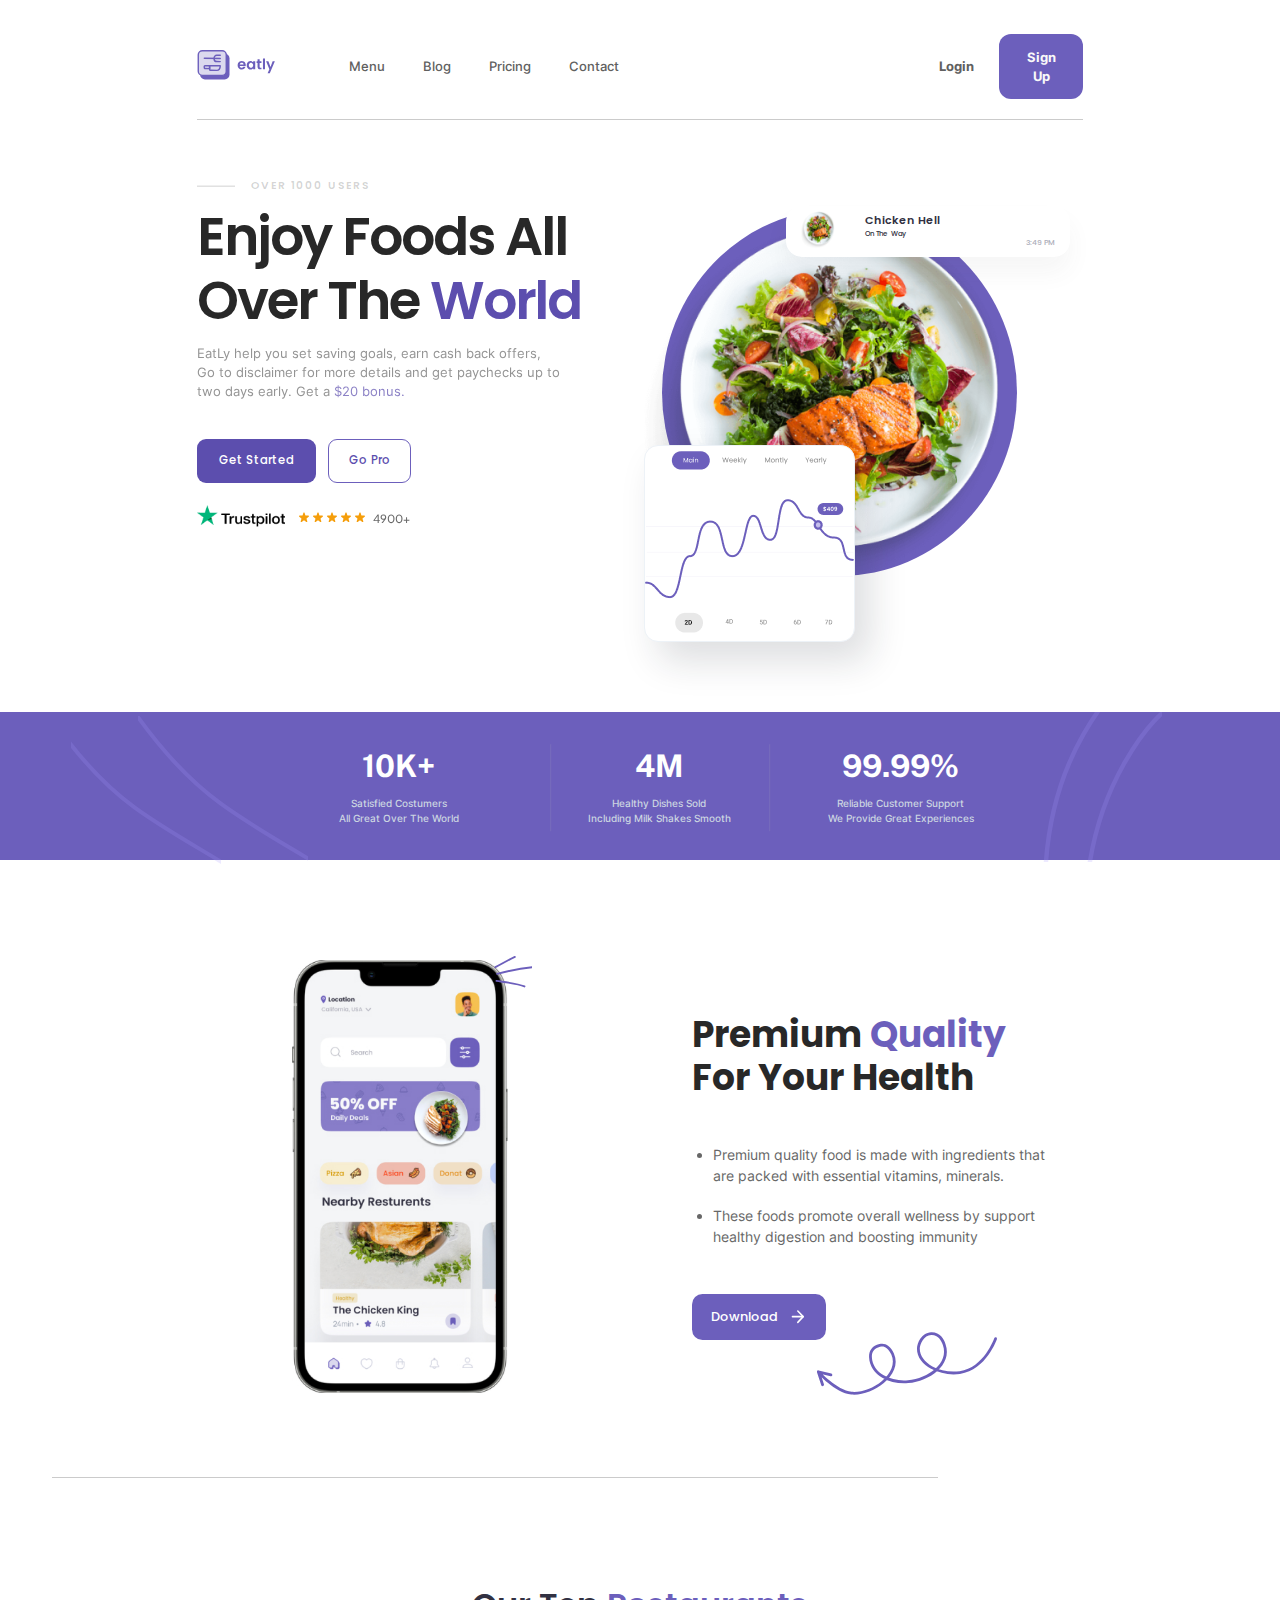
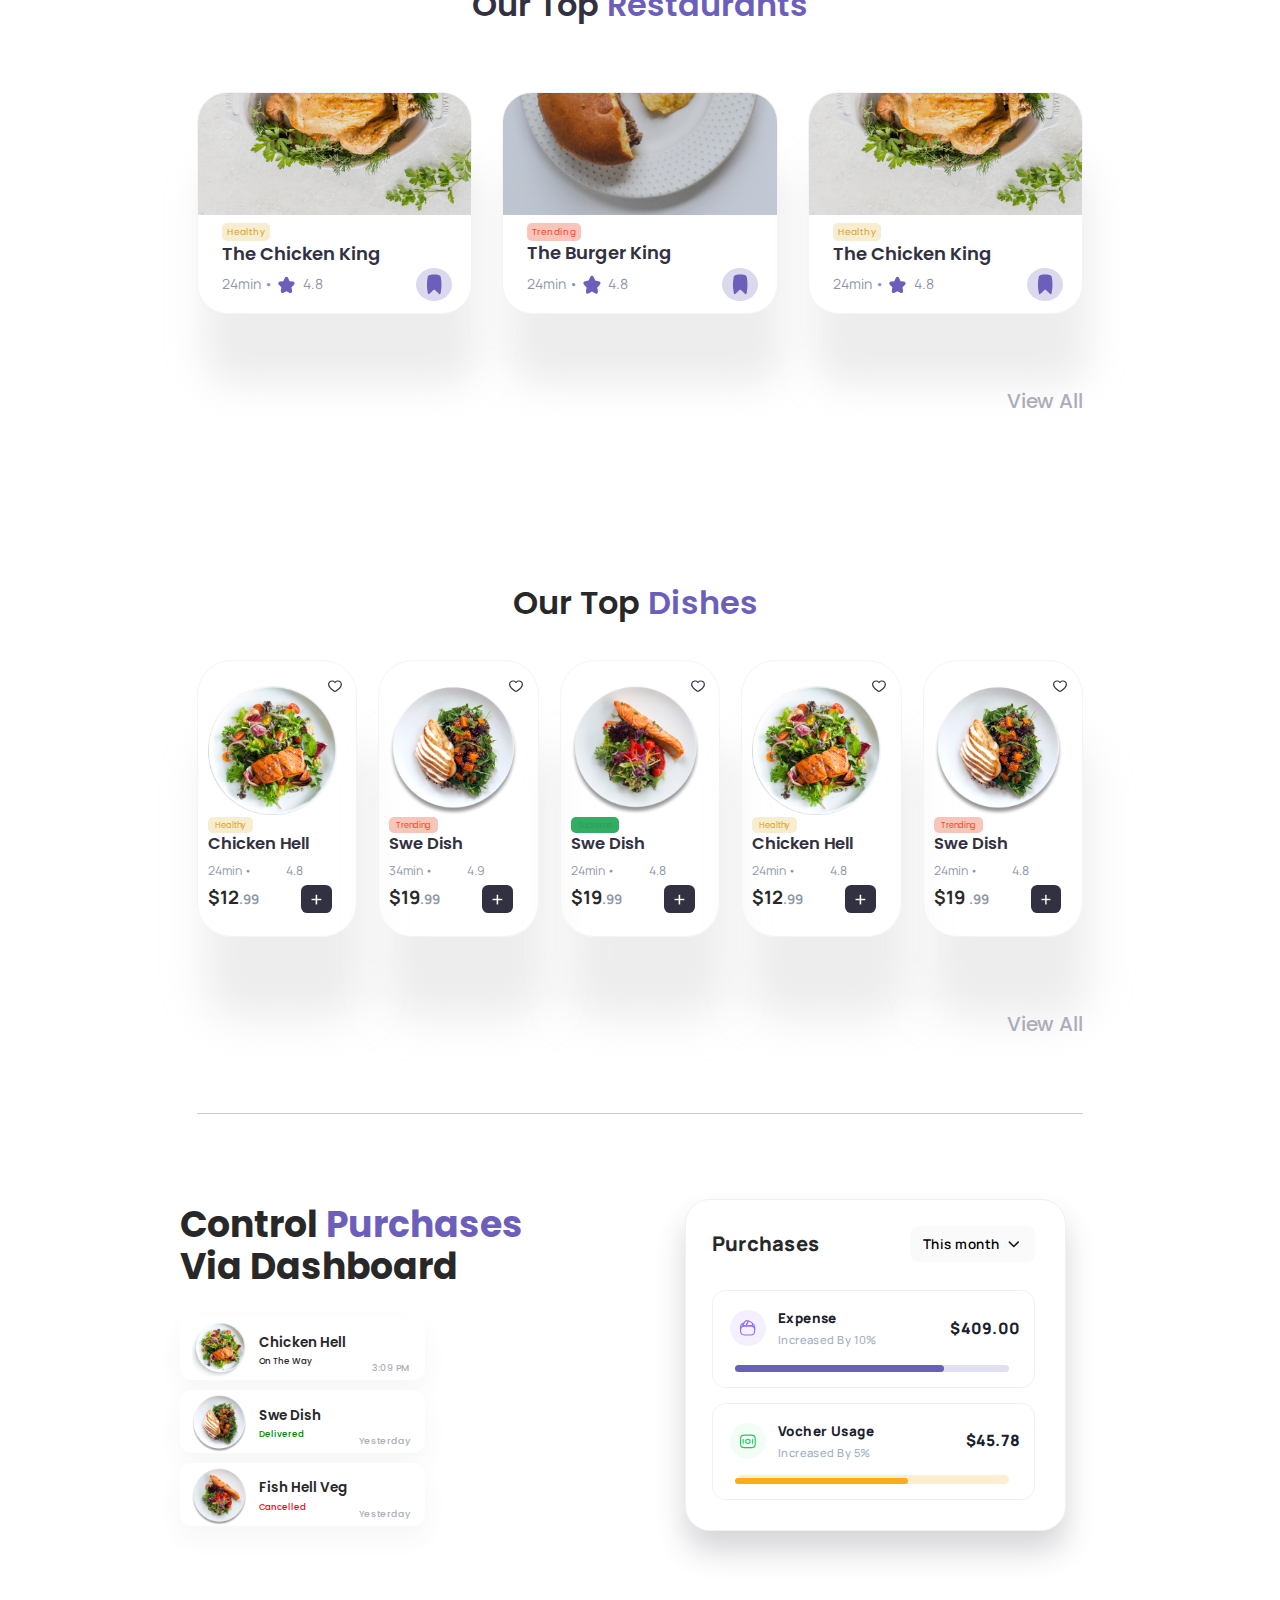
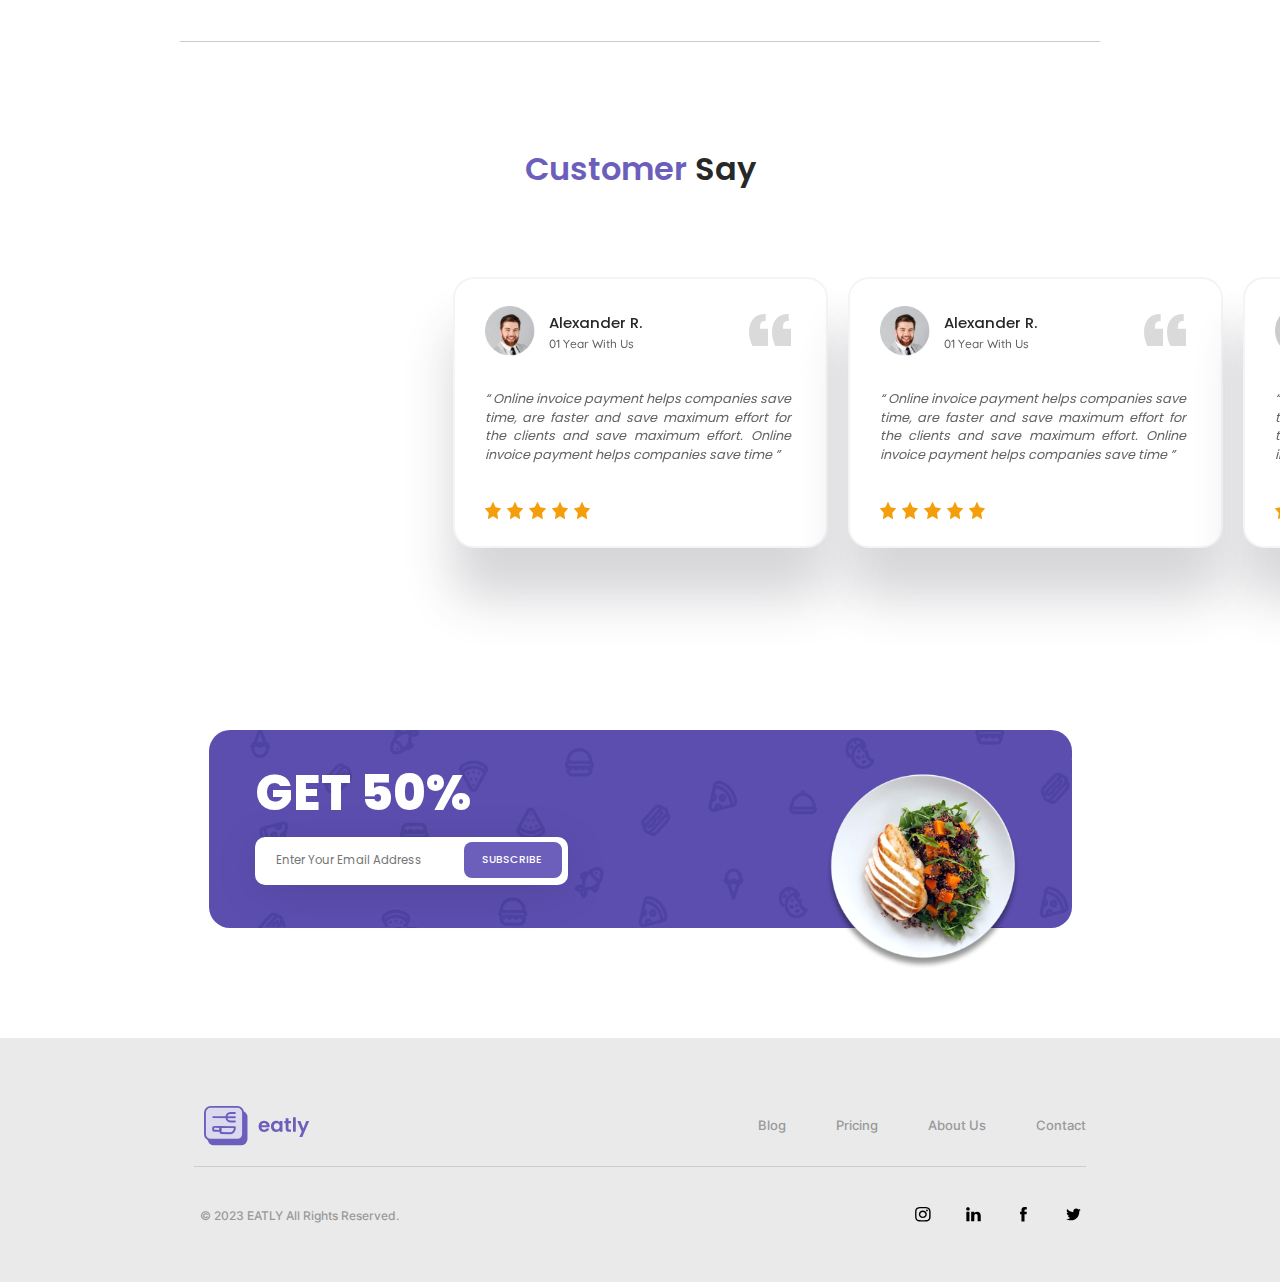
<file: index.html>
<!DOCTYPE html>
<html lang="en">
  <head>
    <meta charset="UTF-8" />
    <meta name="viewport" content="width=device-width, initial-scale=1.0" />
    <title>Eatly</title>

    <link rel="shortcut icon" href="./img/logo/page_logo.svg" />

    <link
      rel="stylesheet"
      href="https://cdn.jsdelivr.net/npm/swiper@11/swiper-bundle.min.css"
    />
    <link rel="stylesheet" href="./css/index.css" />
  </head>
  <body>
    <div class="wrapper">
      <header class="header">
        <div class="header__container _container">
          <div class="navigation">
            <a href="index.html" class="header_logo__link"
              ><img src="./img/header_logo.svg" alt="" class="header_logo"
            /></a>

            <nav class="header_menu menu">
              <ul class="menu__list">
                <li class="menu_item btn-transition">
                  <a class="menu_item" href="/menu.html">Menu</a>
                </li>
                <li class="menu_item btn-transition">
                  <a class="menu_item" href="/blog.html">Blog</a>
                </li>
                <li class="menu_item btn-transition">
                  <a class="menu_item" href="/pricing.html">Pricing</a>
                </li>
                <li class="menu_item btn-transition">
                  <a class="menu_item" href="/contact.html">Contact</a>
                </li>
              </ul>
              <div class="menu_login_box">
                <a href="#" class="menu_login pointer" id="open-modal-btn_2"
                  >Login</a
                >
                <button
                  id="open-modal-btn"
                  class="menu_button btn btn-border btn-transition pointer"
                >
                  Sign Up
                </button>
              </div>
            </nav>
          </div>

          <div class="burger">
            <span class="burger_span"></span>
          </div>
        </div>
      </header>

      <main class="main">
        <section class="hero">
          <div class="hero_ctn ctn _container">
            <div class="hero_left left">
              <p class="hero_subtitle">OVER 1000 USERS</p>
              <h1 class="hero_title">
                Enjoy Foods All Over The <span>World</span>
              </h1>
              <p class="hero_text">
                EatLy help you set saving goals, earn cash back offers, Go to
                disclaimer for more details and get paychecks up to two days
                early. Get a <span> $20 bonus.</span>
              </p>

              <div class="hero_btn">
                <a
                  href="#"
                  class="hero_button btn btn-border pointer btn-transition"
                  >Get Started</a
                >
                <a href="#" class="hero_button hero_button_pro">Go Pro</a>
              </div>

              <div class="hero_raiting">
                <div class="hero_trustpilot">
                  <div class="hero_trustpilot_img_star">
                    <img
                      class="hero_trustpilot_img_star"
                      src="/img/hero/trustpilotStar.png"
                      alt=""
                    />
                  </div>

                  <div class="hero_trustpilot_img">
                    <img
                      class="hero_trustpilot_img"
                      src="/img/hero/Vector.png"
                      alt=""
                    />
                  </div>
                </div>

                <div class="hero_stars">
                  <div class="hero_star">
                    <img
                      class="hero_star_icon"
                      src="/img/hero/star.svg"
                      alt="Star Icon"
                    />
                    <img
                      class="hero_star_icon"
                      src="/img/hero/star.svg"
                      alt="Star Icon"
                    />
                    <img
                      class="hero_star_icon"
                      src="/img/hero/star.svg"
                      alt="Star Icon"
                    />
                    <img
                      class="hero_star_icon"
                      src="/img/hero/star.svg"
                      alt="Star Icon"
                    />
                    <img
                      class="hero_star_icon"
                      src="/img/hero/star.svg"
                      alt="Star Icon"
                    />
                  </div>
                  <span>4900+</span>
                </div>
              </div>
            </div>

            <div class="right">
              <div class="hero_right">
                <img
                  class="hero_right_img"
                  src="/img/hero/Food Image.png"
                  alt=""
                />
                <div class="hero_meal">
                  <div class="hero_meal_item">
                    <div class="hero_meal_item_img">
                      <img src="/img/hero/Image.png" alt="" />
                    </div>
                    <div class="hero_meal_text">
                      <h2 class="hero_meal_title">Chicken Hell</h2>

                      <p class="hero_meal_sub_title">On The Way</p>
                      <div class="hero_meal_time">3:49 PM</div>
                    </div>
                  </div>
                </div>
              </div>
              <div class="hero_graph">
                <div class="hero_graph_img">
                  <img src="/img/hero/Graph.png" alt="" />
                </div>
              </div>
            </div>
          </div>
        </section>

        <section class="features">
          <div class="features_ctns">
            <div class="features_list">
              <div class="features_item">
                <h2 class="features_number">10K+</h2>
                <p class="features_text">
                  Satisfied Costumers<br />
                  All Great Over The World
                </p>
              </div>

              <div class="features_item">
                <h2 class="features_number">4M</h2>
                <p class="features_text">
                  Healthy Dishes Sold <br />Including Milk Shakes Smooth
                </p>
              </div>

              <div class="features_item">
                <h2 class="features_number">99.99%</h2>
                <p class="features_text">
                  Reliable Customer Support <br />
                  We Provide Great Experiences
                </p>
              </div>
            </div>
          </div>
        </section>

        <section class="download">
          <div class="download_ctn">
            <div class="download_img">
              <img class="img" src="/img/mobileScreen.jpg" alt="" />
            </div>

            <div class="download_text">
              <h2 class="download_title">
                Premium <span>Quality</span> For Your Health
              </h2>

              <ul class="download_list">
                <li class="download_item">
                  Premium quality food is made with ingredients that are packed
                  with essential vitamins, minerals.
                </li>

                <li class="download_item">
                  These foods promote overall wellness by support healthy
                  digestion and boosting immunity
                </li>
              </ul>

              <div class="download_btn">
                <a
                  href="#"
                  class="download_button btn-border pointer btn-transition"
                  >Download
                  <img
                    class="download_icon"
                    src="/img/icon/arrow-right.svg"
                    alt=""
                  />
                </a>
              </div>
            </div>
          </div>
        </section>

        <section class="restaurant">
          <div class="restaurant_container _container">
            <h2 class="restaurant_title">Our Top <span>Restaurants</span></h2>

            <ul class="restaurant_list">
              <li class="restaurant_item">
                <div class="restaurant_img">
                  <img
                    class="restaurant_img_img"
                    src="/img/restartnt/01.jpg"
                    alt="The Chicken King"
                  />
                </div>

                <div class="restaurant_info">
                  <span class="restaurant_info_tag tag-yellow">Healthy</span>

                  <h3 class="restaurant_name">The Chicken King</h3>

                  <div class="restaurant_button">
                    <div class="restaurant_min">24min •</div>

                    <div class="restaurant_rating restaurant_min">4.8</div>

                    <button class="restaurant_button_icon">
                      <img src="/img/restartnt/bookmark.svg" alt="" />
                    </button>
                  </div>
                </div>
              </li>

              <li class="restaurant_item">
                <div class="restaurant_img">
                  <img
                    class="restaurant_img_img"
                    src="/img/restartnt/02.png"
                    alt="The Chicken King"
                  />
                </div>

                <div class="restaurant_info">
                  <span class="restaurant_info_tag tag-red">Trending</span>

                  <h3 class="restaurant_name">The Burger King</h3>

                  <div class="restaurant_button">
                    <div class="restaurant_min">24min •</div>

                    <div class="restaurant_rating restaurant_min">4.8</div>

                    <button class="restaurant_button_icon">
                      <img src="/img/restartnt/bookmark.svg" alt="" />
                    </button>
                  </div>
                </div>
              </li>

              <li class="restaurant_item">
                <div class="restaurant_img">
                  <img
                    class="restaurant_img_img"
                    src="/img/restartnt/01.jpg"
                    alt="The Chicken King"
                  />
                </div>

                <div class="restaurant_info">
                  <span class="restaurant_info_tag tag-yellow">Healthy</span>

                  <h3 class="restaurant_name">The Chicken King</h3>

                  <div class="restaurant_button">
                    <div class="restaurant_min">24min •</div>

                    <div class="restaurant_rating restaurant_min">4.8</div>

                    <button class="restaurant_button_icon">
                      <img src="/img/restartnt/bookmark.svg" alt="" />
                    </button>
                  </div>
                </div>
              </li>
            </ul>

            <div class="food_result">
              <a class="food_result_link">View All</a>
            </div>
          </div>
        </section>

        <section class="food">
          <div class="food_ctn">
            <h2 class="food_title">Our Top <span>Dishes</span></h2>

            <ul class="food_list">
              <li class="food_item">
                <div class="food_img">
                  <img class="food_img_img" src="/img/food/01.png" alt="" />
                </div>

                <div class="food_text">
                  <span class="food_tag tag-yellow"> Healthy</span>
                  <h3 class="food_name">Chicken Hell</h3>

                  <div class="food_button">
                    <div class="food_min">24min •</div>

                    <div class="food_rating">4.8</div>
                  </div>

                  <div class="food_bottom">
                    <div class="food_cost">$12<span>.99</span></div>

                    <button class="food_botton">
                      <img
                        class="food_botton_img"
                        src="/img/food/+.svg"
                        alt=""
                      />
                    </button>
                  </div>
                </div>
              </li>

              <li class="food_item">
                <div class="food_img">
                  <img class="food_img_img" src="/img/food/02.png" alt="" />
                </div>

                <div class="food_text">
                  <span class="food_tag tag-red"> Trending</span>
                  <h3 class="food_name">Swe Dish</h3>

                  <div class="food_button">
                    <div class="food_min">34min •</div>

                    <div class="food_rating">4.9</div>
                  </div>

                  <div class="food_bottom">
                    <div class="food_cost">$19<span>.99</span></div>

                    <button class="food_botton">
                      <img
                        class="food_botton_img"
                        src="/img/food/+.svg"
                        alt=""
                      />
                    </button>
                  </div>
                </div>
              </li>

              <li class="food_item">
                <div class="food_img">
                  <img class="food_img_img" src="/img/food/03.png" alt="" />
                </div>

                <div class="food_text">
                  <span class="food_tag tag-green"> Supreme</span>
                  <h3 class="food_name">Swe Dish</h3>

                  <div class="food_button">
                    <div class="food_min">24min •</div>

                    <div class="food_rating">4.8</div>
                  </div>

                  <div class="food_bottom">
                    <div class="food_cost">$19<span>.99</span></div>

                    <button class="food_botton">
                      <img
                        class="food_botton_img"
                        src="/img/food/+.svg"
                        alt=""
                      />
                    </button>
                  </div>
                </div>
              </li>

              <li class="food_item">
                <div class="food_img">
                  <img class="food_img_img" src="/img/food/01.png" alt="" />
                </div>

                <div class="food_text">
                  <span class="food_tag tag-yellow"> Healthy</span>
                  <h3 class="food_name">Chicken Hell</h3>

                  <div class="food_button">
                    <div class="food_min">24min •</div>

                    <div class="food_rating">4.8</div>
                  </div>

                  <div class="food_bottom">
                    <div class="food_cost">$12<span>.99</span></div>

                    <button class="food_botton">
                      <img
                        class="food_botton_img"
                        src="/img/food/+.svg"
                        alt=""
                      />
                    </button>
                  </div>
                </div>
              </li>

              <li class="food_item">
                <div class="food_img">
                  <img class="food_img_img" src="/img/food/02.png" alt="" />
                </div>

                <div class="food_text">
                  <span class="food_tag tag-red"> Trending</span>
                  <h3 class="food_name">Swe Dish</h3>

                  <div class="food_button">
                    <div class="food_min">24min •</div>

                    <div class="food_rating">4.8</div>
                  </div>

                  <div class="food_bottom">
                    <div class="food_cost">$19 <span>.99</span></div>

                    <button class="food_botton">
                      <img
                        class="food_botton_img"
                        src="/img/food/+.svg"
                        alt=""
                      />
                    </button>
                  </div>
                </div>
              </li>
            </ul>
            <div class="food_result">
              <a href="#" class="food_result_link">View All</a>
            </div>
          </div>
        </section>

        <section class="control">
          <div class="control_ctn">
            <div class="control_right">
              <h2 class="control_title">
                Control <span>Purchases</span> Via Dashboard
              </h2>

              <ul class="control_list">
                <li class="control_item">
                  <div class="control_img">
                    <img src="/img/control/1.png" alt="" />
                  </div>

                  <div class="control_info">
                    <h2 class="control_info_title">Chicken Hell</h2>
                    <p class="control_info_status">On The Way</p>

                    <div class="control_info_time">3:09 PM</div>
                  </div>
                </li>

                <li class="control_item">
                  <div class="control_img">
                    <img src="/img/control/2.png" alt="" />
                  </div>

                  <div class="control_info">
                    <h2 class="control_info_title">Swe Dish</h2>
                    <p class="control_info_status control_info_status-green">
                      Delivered
                    </p>

                    <div class="control_info_time">Yesterday</div>
                  </div>
                </li>

                <li class="control_item">
                  <div class="control_img">
                    <img src="/img/control/3.png" alt="" />
                  </div>

                  <div class="control_info">
                    <h2 class="control_info_title">Fish Hell Veg</h2>
                    <p class="control_info_status control_info_status-red">
                      Cancelled
                    </p>

                    <div class="control_info_time">Yesterday</div>
                  </div>
                </li>
              </ul>
            </div>

            <div class="control_left">
              <div class="control_option">
                <h3 class="control_option_title">Purchases</h3>
                <div class="control_option_select_vector">
                  <select name="" id="" class="control_option_select">
                    <option class="control_option_option" value="">
                      This month
                    </option>
                    <option value="" class="control_option_option">
                      This Week
                    </option>
                    <option value="" class="control_option_option">
                      This Year
                    </option>
                  </select>
                </div>
              </div>

              <ul class="control_left_list">
                <li class="control_left_item">
                  <div class="control_left_icon_text">
                    <span class="control_left_item_icon"></span>
                    <div class="control_left_item_text">
                      <h4 class="control_left_item_title">Expense</h4>
                      <p class="control_left_text">Increased By 10%</p>
                    </div>
                  </div>

                  <div class="control_left_item_price">$409.00</div>
                </li>

                <li class="control_left_item control_left_item_yellow">
                  <div class="control_left_icon_text">
                    <span
                      class="control_left_item_icon control_left_item_icon_money money_bg"
                    ></span>
                    <div class="control_left_item_text">
                      <h4 class="control_left_item_title">Vocher Usage</h4>
                      <p class="control_left_text">Increased By 5%</p>
                    </div>
                  </div>

                  <div class="control_left_item_price">$45.78</div>
                </li>
              </ul>
            </div>
          </div>
        </section>

        <section class="reviews">
          <h2 class="reviews_titles"><span> Customer </span> Say</h2>
          <div class="reviews_container _container">
            <div class="swiper">
              <div class="reviews_list swiper-wrapper">
                <div class="reviews_item swiper-slide">
                  <div class="reviews_header">
                    <div class="reviews_img">
                      <img src="/img/reviews/Pic.png" alt="" />
                    </div>

                    <div class="reviews_info">
                      <div class="reviews_info_title">Alexander R.</div>
                      <div class="reviews_info_subtitle">01 Year With Us</div>
                    </div>
                  </div>
                  <p class="reviews_text">
                    “ Online invoice payment helps companies save time, are
                    faster and save maximum effort for the clients and save
                    maximum effort. Online invoice payment helps companies save
                    time ”
                  </p>

                  <div class="reviews_rating">
                    <img
                      class="reviews_rating_star"
                      src="/img/reviews/star.svg"
                      alt=""
                    />
                    <img
                      class="reviews_rating_star"
                      src="/img/reviews/star.svg"
                      alt=""
                    />
                    <img
                      class="reviews_rating_star"
                      src="/img/reviews/star.svg"
                      alt=""
                    />
                    <img
                      class="reviews_rating_star"
                      src="/img/reviews/star.svg"
                      alt=""
                    />
                    <img
                      class="reviews_rating_star"
                      src="/img/reviews/star.svg"
                      alt=""
                    />
                  </div>
                </div>

                <div class="reviews_item swiper-slide">
                  <div class="reviews_header">
                    <div class="reviews_img">
                      <img src="/img/reviews/Pic.png" alt="" />
                    </div>

                    <div class="reviews_info">
                      <div class="reviews_info_title">Alexander R.</div>
                      <div class="reviews_info_subtitle">01 Year With Us</div>
                    </div>
                  </div>
                  <p class="reviews_text">
                    “ Online invoice payment helps companies save time, are
                    faster and save maximum effort for the clients and save
                    maximum effort. Online invoice payment helps companies save
                    time ”
                  </p>

                  <div class="reviews_rating">
                    <img
                      class="reviews_rating_star"
                      src="/img/reviews/star.svg"
                      alt=""
                    />
                    <img
                      class="reviews_rating_star"
                      src="/img/reviews/star.svg"
                      alt=""
                    />
                    <img
                      class="reviews_rating_star"
                      src="/img/reviews/star.svg"
                      alt=""
                    />
                    <img
                      class="reviews_rating_star"
                      src="/img/reviews/star.svg"
                      alt=""
                    />
                    <img
                      class="reviews_rating_star"
                      src="/img/reviews/star.svg"
                      alt=""
                    />
                  </div>
                </div>

                <div class="reviews_item swiper-slide">
                  <div class="reviews_header">
                    <div class="reviews_img">
                      <img src="/img/reviews/Pic.png" alt="" />
                    </div>

                    <div class="reviews_info">
                      <div class="reviews_info_title">Alexander R.</div>
                      <div class="reviews_info_subtitle">01 Year With Us</div>
                    </div>
                  </div>
                  <p class="reviews_text">
                    “ Online invoice payment helps companies save time, are
                    faster and save maximum effort for the clients and save
                    maximum effort. Online invoice payment helps companies save
                    time ”
                  </p>

                  <div class="reviews_rating">
                    <img
                      class="reviews_rating_star"
                      src="/img/reviews/star.svg"
                      alt=""
                    />
                    <img
                      class="reviews_rating_star"
                      src="/img/reviews/star.svg"
                      alt=""
                    />
                    <img
                      class="reviews_rating_star"
                      src="/img/reviews/star.svg"
                      alt=""
                    />
                    <img
                      class="reviews_rating_star"
                      src="/img/reviews/star.svg"
                      alt=""
                    />
                    <img
                      class="reviews_rating_star"
                      src="/img/reviews/star.svg"
                      alt=""
                    />
                  </div>
                </div>
              </div>
            </div>
          </div>

          <!-- </div> -->
        </section>

        <section class="subscribe">
          <div class="subscribe_ctn">
            <div class="subscribe_form_ctn">
              <h2 class="subscribe_title">GET 50%</h2>
              <form action="#" class="subscribe_form">
                <input
                  class="subscribe_input"
                  type="email"
                  name="Input "
                  id=""
                  placeholder=" Enter Your Email Address"
                />

                <div class="subscribe_btn">
                  <button class="subscribe_button">subscribe</button>
                </div>
              </form>
            </div>
          </div>
        </section>
      </main>

      <footer class="footer">
        <div class="footer_ctn">
          <div class="footer_upper">
            <div class="footer_head_small">
              <a href="#" class="footer_logo__link"
                ><img src="/img/header_logo.svg" alt="" class="footer_logo" />
              </a>

              <ul class="footer_icon_small">
                <li class="footer_icon_item">
                  <a class="footer_icon_link" href="#"
                    ><img
                      class="footer_icon_img"
                      src="/img/footer/instagram.svg"
                      alt=""
                  /></a>
                </li>
                <li class="footer_icon_item">
                  <a class="footer_icon_link" href="#"
                    ><img
                      class="footer_icon_img"
                      src="/img/footer/linkedin.svg"
                      alt="linkedin"
                  /></a>
                </li>
                <li class="footer_icon_item">
                  <a class="footer_icon_link" href="#"
                    ><img
                      class="footer_icon_img"
                      src="/img/footer/facebook.svg"
                      alt="facebook"
                  /></a>
                </li>
                <li class="footer_icon_item">
                  <a class="footer_icon_link" href="#"
                    ><img
                      class="footer_icon_img"
                      src="/img/footer/twitter.svg"
                      alt="twitter"
                  /></a>
                </li>
              </ul>
            </div>

            <nav class="footer_menu">
              <ul class="footer_list">
                <li class="footer_item">
                  <a href="/blog.html" class="footer_item_link">Blog</a>
                </li>
                <li class="footer_item">
                  <a href="/pricing.html" class="footer_item_link">Pricing</a>
                </li>
                <li class="footer_item">
                  <a href="/aboutus.html" class="footer_item_link">About Us</a>
                </li>
                <li class="footer_item">
                  <a href="/contact.html" class="footer_item_link">Contact</a>
                </li>
              </ul>
            </nav>
          </div>

          <div class="footer_bottom">
            <p class="footer_bottom_text">© 2023 EATLY All Rights Reserved.</p>

            <ul class="footer_icon">
              <li class="footer_icon_item">
                <a class="footer_icon_link" href="#"
                  ><img
                    class="footer_icon_img"
                    src="/img/footer/instagram.svg"
                    alt=""
                /></a>
              </li>
              <li class="footer_icon_item">
                <a class="footer_icon_link" href="#"
                  ><img
                    class="footer_icon_img"
                    src="/img/footer/linkedin.svg"
                    alt="linkedin"
                /></a>
              </li>
              <li class="footer_icon_item">
                <a class="footer_icon_link" href="#"
                  ><img
                    class="footer_icon_img"
                    src="/img/footer/facebook.svg"
                    alt="facebook"
                /></a>
              </li>
              <li class="footer_icon_item">
                <a class="footer_icon_link" href="#"
                  ><img
                    class="footer_icon_img"
                    src="/img/footer/twitter.svg"
                    alt="twitter"
                /></a>
              </li>
            </ul>
          </div>
        </div>
      </footer>

      <div class="modal" id="my-modal">
        <div class="modal_ctn">
          <button class="modal_close" id="close_moda-btn">x</button>
          <div class="modal_sign">
            <h2 class="modal_title">Sign Up To eatly</h2>

            <div class="media">
              <div class="media_google">
                <img class="media_google_img" src="/img/modal/G.svg" alt="" />
              </div>
              <div class="media_google media_apple">
                <img
                  class="media_google_img media_apple_img"
                  src="/img/modal/path4.svg"
                  alt=""
                />
              </div>
            </div>

            <span class="modal_deveider">OR</span>

            <div class="modal_input_ctn">
              <div class="modal_input texts">
                <input
                  class="modal_input_input"
                  placeholder="Full Name"
                  type="text"
                  name="text"
                  id=""
                />
              </div>

              <div class="modal_input emails">
                <input
                  class="modal_input_input emails"
                  placeholder="Email"
                  type="email"
                  name="email"
                  id=""
                />
              </div>

              <div class="modal_input passwords">
                <input
                  class="modal_input_input passwords"
                  placeholder="Password"
                  type="password"
                  name="password"
                  id=""
                />
              </div>
            </div>

            <button class="modal_button pointer btn-transition">SIGN UP</button>

            <div class="modal_text">
              <p class="modal_subtext">
                Already Have An Account? <span><a href="#">Log In</a></span>
              </p>
            </div>
          </div>

          <div class="modal_illustration">
            <div class="modal_img">
              <img
                class="modal_img_img"
                src="/img/modal/Food Image.png"
                alt=""
              />

              <div class="hero_meal">
                <div class="hero_meal_item">
                  <div class="hero_meal_item_img">
                    <img src="/img/hero/Image.png" alt="" />
                  </div>
                  <div class="hero_meal_text">
                    <h2 class="hero_meal_title">Chicken Hell</h2>

                    <p class="hero_meal_sub_title">On The Way</p>
                    <div class="hero_meal_time">3:49 PM</div>
                  </div>
                </div>
              </div>
            </div>

            <div class="modal_graph">
              <div class="modal_graphs">
                <img src="/img/modal/Graph.png" alt="" />
              </div>
            </div>

            <div class="modal_content">
              <h3 class="modal_content_title">Find Foods With Love</h3>
              <p class="modal_content_text">
                Eatly Is The Food Delivery Dashboard And Having More Than 2K+
                Dishes Including Asian, Chinese, Italians And Many More. Our
                Dashboard Helps You To Manage Orders And Money.
              </p>
            </div>
          </div>
        </div>
      </div>

      <div class="modal" id="my-modal_2">
        <div class="modal_ctn">
          <button class="modal_close" id="close_moda-btn_2">x</button>
          <div class="modal_sign">
            <h2 class="modal_title">Sign Up To eatly</h2>

            <div class="media">
              <div class="media_google">
                <img class="media_google_img" src="/img/modal/G.svg" alt="" />
              </div>
              <div class="media_google media_apple">
                <img
                  class="media_google_img media_apple_img"
                  src="/img/modal/path4.svg"
                  alt=""
                />
              </div>
            </div>

            <span class="modal_deveider">OR</span>

            <div class="modal_input_ctn">
              <div class="modal_input texts">
                <input
                  class="modal_input_input"
                  placeholder="Full Name"
                  type="text"
                  name="text"
                  id=""
                />
              </div>

              <div class="modal_input passwords">
                <input
                  class="modal_input_input"
                  placeholder="Password"
                  type="password"
                  name="password"
                  id=""
                />
              </div>
            </div>

            <button class="modal_button pointer btn-transition">SIGN UP</button>

            <div class="modal_text">
              <p class="modal_subtext">
                Already Have An Account? <span><a href="#">Log In</a></span>
              </p>
            </div>
          </div>

          <div class="modal_illustration">
            <div class="modal_img">
              <img
                class="modal_img_img"
                src="/img/modal/Food Image.png"
                alt=""
              />

              <div class="hero_meal">
                <div class="hero_meal_item">
                  <div class="hero_meal_item_img">
                    <img src="/img/hero/Image.png" alt="" />
                  </div>
                  <div class="hero_meal_text">
                    <h2 class="hero_meal_title">Chicken Hell</h2>

                    <p class="hero_meal_sub_title">On The Way</p>
                    <div class="hero_meal_time">3:49 PM</div>
                  </div>
                </div>
              </div>
            </div>

            <div class="modal_graph">
              <div class="modal_graphs">
                <img src="/img/modal/Graph.png" alt="" />
              </div>
            </div>

            <div class="modal_content">
              <h3 class="modal_content_title">Find Foods With Love</h3>
              <p class="modal_content_text">
                Eatly Is The Food Delivery Dashboard And Having More Than 2K+
                Dishes Including Asian, Chinese, Italians And Many More. Our
                Dashboard Helps You To Manage Orders And Money.
              </p>
            </div>
          </div>
        </div>
      </div>
    </div>

    <script src="https://cdn.jsdelivr.net/npm/swiper@11/swiper-bundle.min.js"></script>

    <script src="./js/index.js"></script>
    <script src="/js/swiper.js"></script>
    <script src="/js/burger.js"></script>
  </body>
</html>
</file>
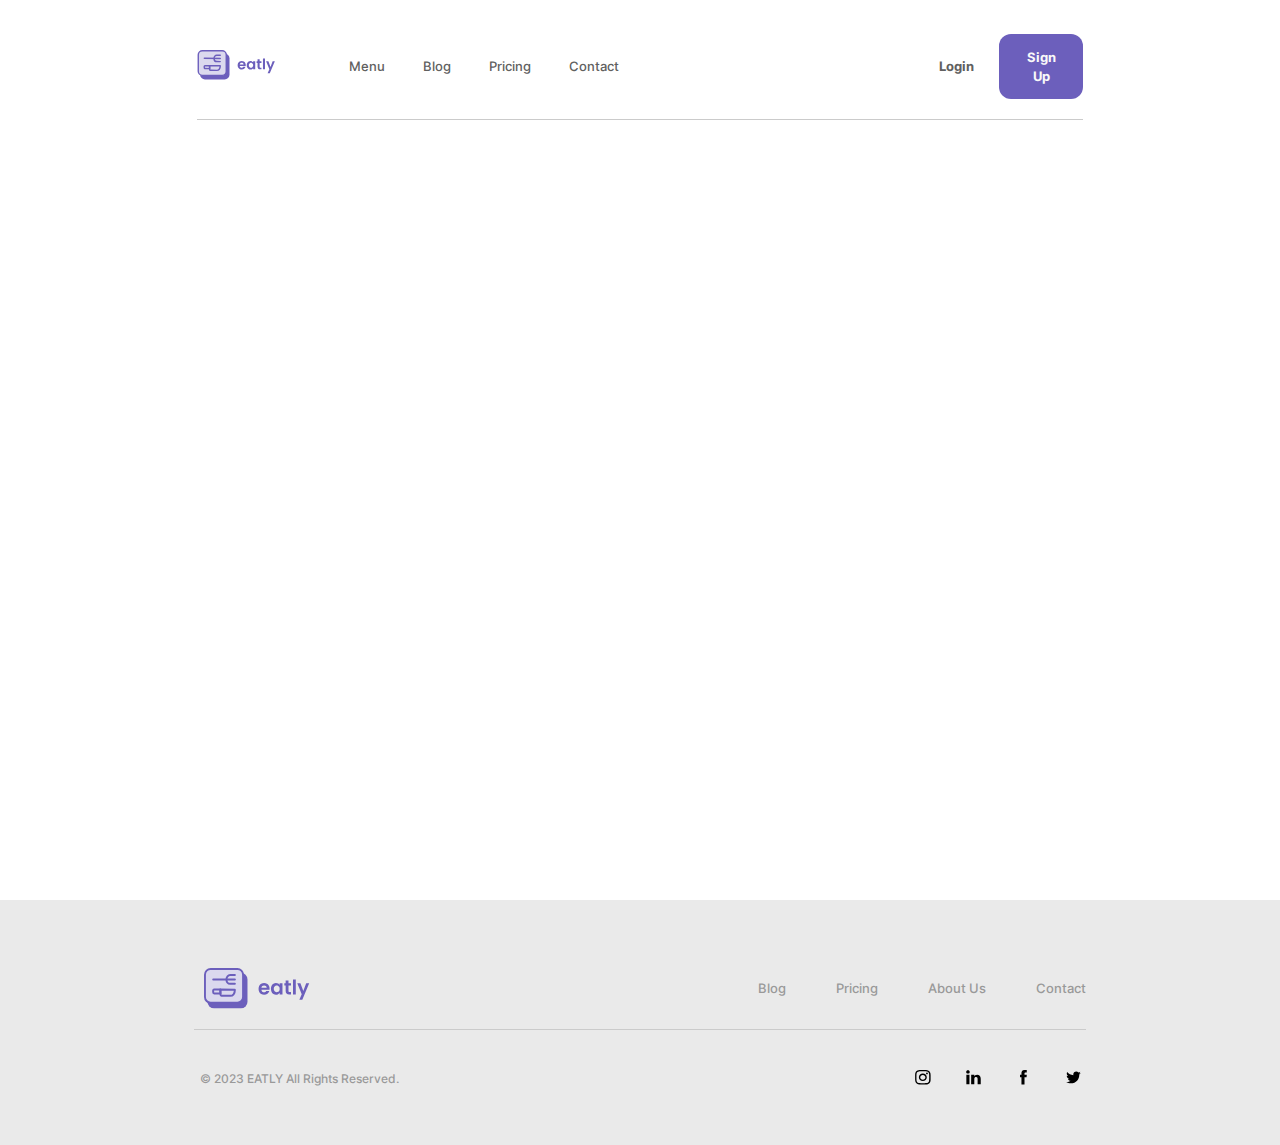
<file: aboutus.html>
<!DOCTYPE html>
<html lang="en">
  <head>
    <meta charset="UTF-8" />
    <meta name="viewport" content="width=device-width, initial-scale=1.0" />
    <title>About Us</title>
    <link rel="stylesheet" href="/css/index.css" />
  </head>
  <body>
    <div class="wrapper">
      <header class="header">
        <div class="header__container _container">
          <div class="navigation">
            <a href="index.html" class="header_logo__link"
              ><img src="./img/header_logo.svg" alt="" class="header_logo"
            /></a>

            <nav class="header_menu menu">
              <ul class="menu__list">
                <li class="menu_item btn-transition">
                  <a class="menu_item" href="/menu.html">Menu</a>
                </li>
                <li class="menu_item btn-transition">
                  <a class="menu_item" href="/blog.html">Blog</a>
                </li>
                <li class="menu_item btn-transition">
                  <a class="menu_item" href="/pricing.html">Pricing</a>
                </li>
                <li class="menu_item btn-transition">
                  <a class="menu_item" href="/contact.html">Contact</a>
                </li>
              </ul>
              <div class="menu_login_box">
                <a href="#" class="menu_login pointer" id="open-modal-btn_2"
                  >Login</a
                >
                <button
                  id="open-modal-btn"
                  class="menu_button btn btn-border btn-transition pointer"
                >
                  Sign Up
                </button>
              </div>
            </nav>
          </div>

          <div class="burger">
            <span class="burger_span"></span>
          </div>
        </div>
      </header>
    </div>

    <footer class="footer">
      <div class="footer_ctn">
        <div class="footer_upper">
          <div class="footer_head_small">
            <a href="#" class="footer_logo__link"
              ><img src="/img/header_logo.svg" alt="" class="footer_logo" />
            </a>

            <ul class="footer_icon_small">
              <li class="footer_icon_item">
                <a class="footer_icon_link" href="#"
                  ><img
                    class="footer_icon_img"
                    src="/img/footer/instagram.svg"
                    alt=""
                /></a>
              </li>
              <li class="footer_icon_item">
                <a class="footer_icon_link" href="#"
                  ><img
                    class="footer_icon_img"
                    src="/img/footer/linkedin.svg"
                    alt="linkedin"
                /></a>
              </li>
              <li class="footer_icon_item">
                <a class="footer_icon_link" href="#"
                  ><img
                    class="footer_icon_img"
                    src="/img/footer/facebook.svg"
                    alt="facebook"
                /></a>
              </li>
              <li class="footer_icon_item">
                <a class="footer_icon_link" href="#"
                  ><img
                    class="footer_icon_img"
                    src="/img/footer/twitter.svg"
                    alt="twitter"
                /></a>
              </li>
            </ul>
          </div>

          <nav class="footer_menu">
            <ul class="footer_list">
              <li class="footer_item">
                <a href="/blog.html" class="footer_item_link">Blog</a>
              </li>
              <li class="footer_item">
                <a href="/pricing.html" class="footer_item_link">Pricing</a>
              </li>
              <li class="footer_item">
                <a href="/aboutus.html" class="footer_item_link">About Us</a>
              </li>
              <li class="footer_item">
                <a href="/contact.html" class="footer_item_link">Contact</a>
              </li>
            </ul>
          </nav>
        </div>

        <div class="footer_bottom">
          <p class="footer_bottom_text">© 2023 EATLY All Rights Reserved.</p>

          <ul class="footer_icon">
            <li class="footer_icon_item">
              <a class="footer_icon_link" href="#"
                ><img
                  class="footer_icon_img"
                  src="/img/footer/instagram.svg"
                  alt=""
              /></a>
            </li>
            <li class="footer_icon_item">
              <a class="footer_icon_link" href="#"
                ><img
                  class="footer_icon_img"
                  src="/img/footer/linkedin.svg"
                  alt="linkedin"
              /></a>
            </li>
            <li class="footer_icon_item">
              <a class="footer_icon_link" href="#"
                ><img
                  class="footer_icon_img"
                  src="/img/footer/facebook.svg"
                  alt="facebook"
              /></a>
            </li>
            <li class="footer_icon_item">
              <a class="footer_icon_link" href="#"
                ><img
                  class="footer_icon_img"
                  src="/img/footer/twitter.svg"
                  alt="twitter"
              /></a>
            </li>
          </ul>
        </div>
      </div>
    </footer>
    <script src="/js/index.js"></script>
    <script src="/js/burger.js"></script>
  </body>
</html>
</file>
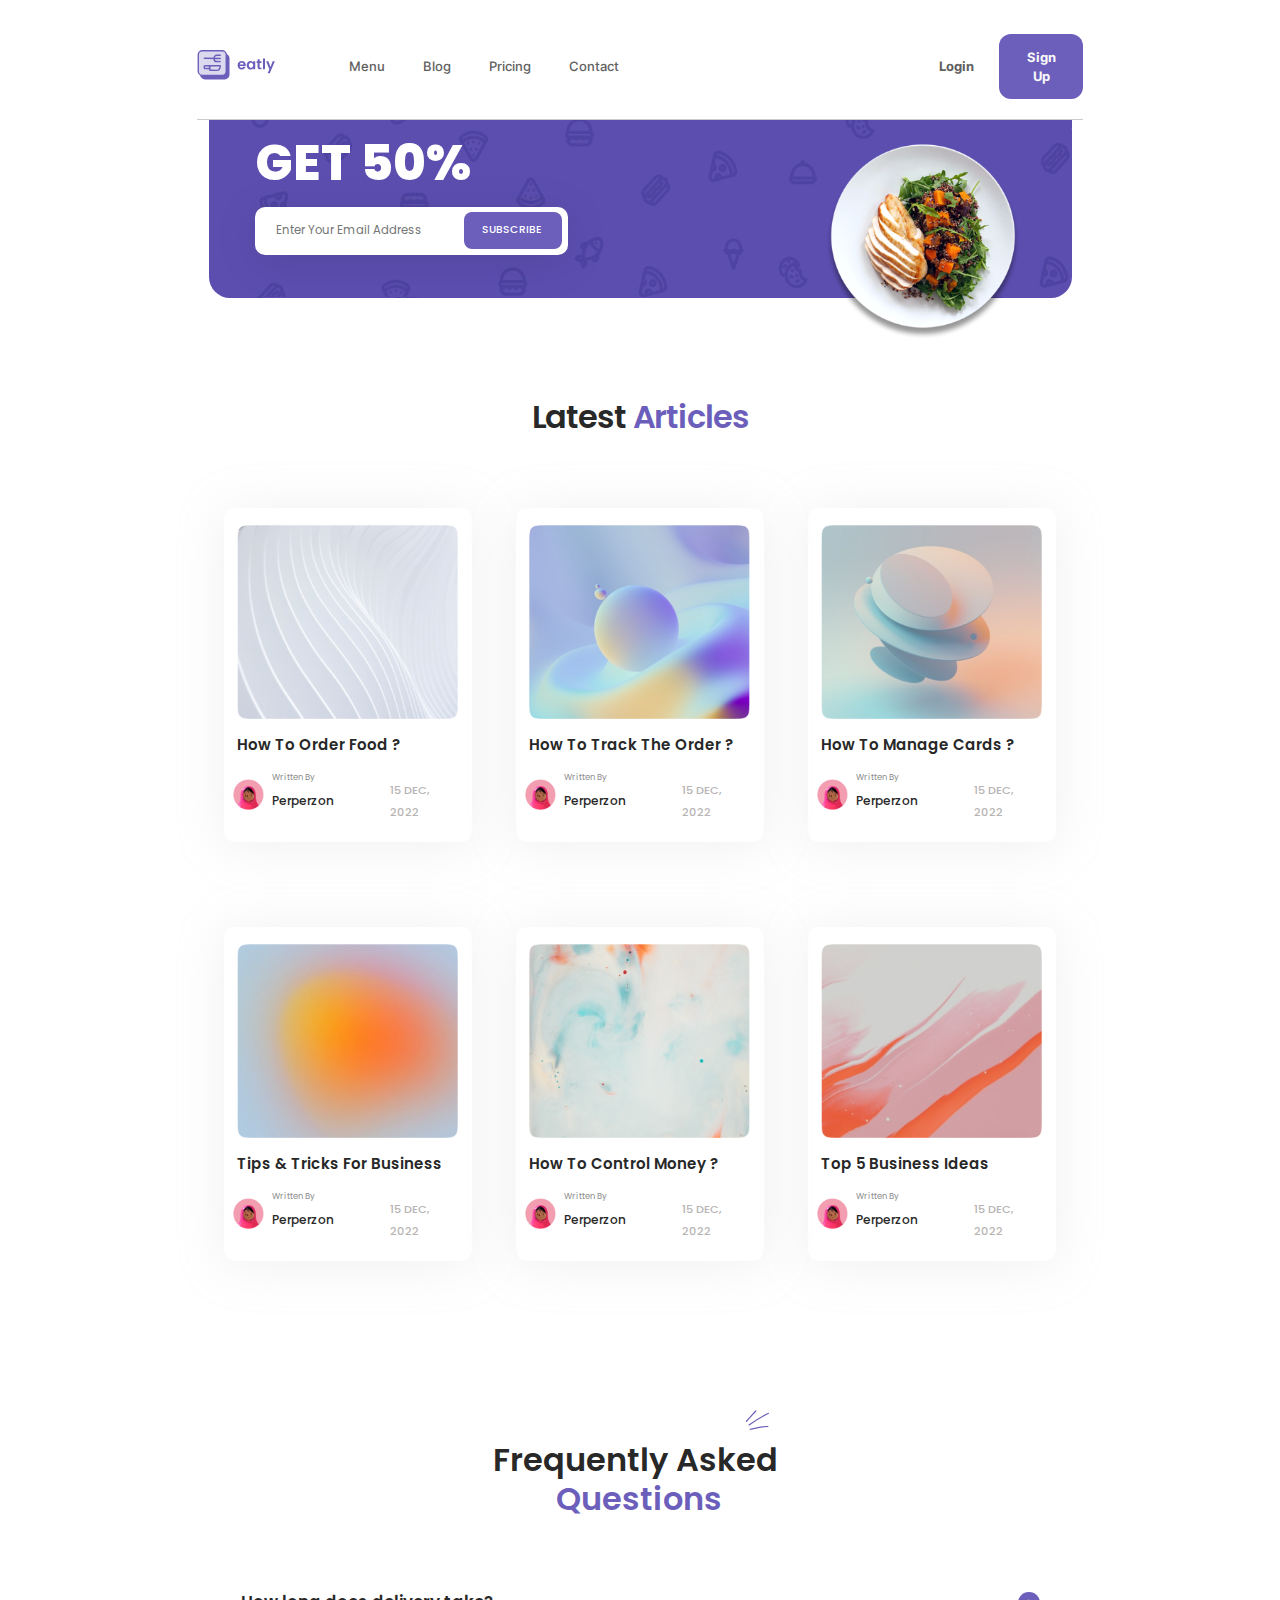
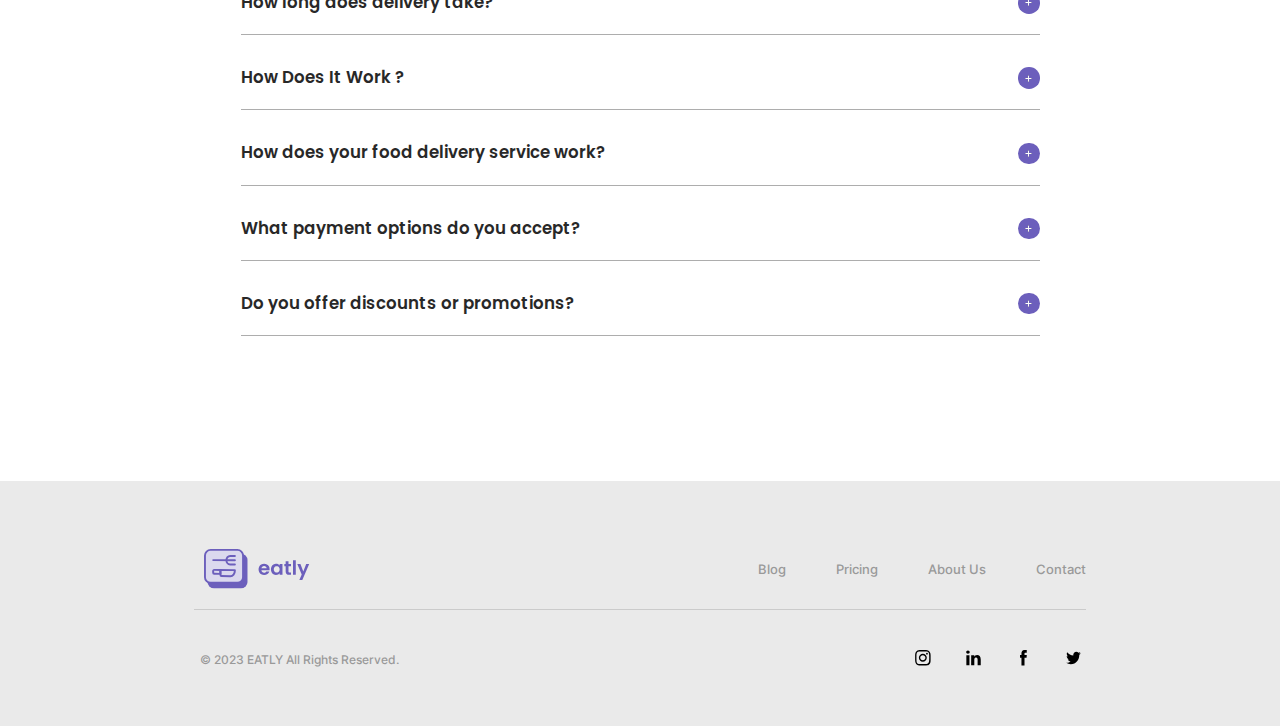
<file: blog.html>
<!DOCTYPE html>
<html lang="en">
  <head>
    <meta charset="UTF-8" />
    <meta name="viewport" content="width=device-width, initial-scale=1.0" />
    <link rel="shortcut icon" href="./img/logo/page_logo.svg" />
    <link rel="stylesheet" href="./css/index.css" />
    <title>Blog</title>
  </head>
  <body>
    <div class="wrapper">
      <header class="header">
        <div class="header__container _container">
          <div class="navigation">
            <a href="index.html" class="header_logo__link"
              ><img src="./img/header_logo.svg" alt="" class="header_logo"
            /></a>

            <nav class="header_menu menu">
              <ul class="menu__list">
                <li class="menu_item btn-transition">
                  <a class="menu_item" href="/menu.html">Menu</a>
                </li>
                <li class="menu_item btn-transition">
                  <a class="menu_item" href="/blog.html">Blog</a>
                </li>
                <li class="menu_item btn-transition">
                  <a class="menu_item" href="/pricing.html">Pricing</a>
                </li>
                <li class="menu_item btn-transition">
                  <a class="menu_item" href="/contact.html">Contact</a>
                </li>
              </ul>
              <div class="menu_login_box">
                <a href="#" class="menu_login pointer" id="open-modal-btn_2"
                  >Login</a
                >
                <button
                  id="open-modal-btn"
                  class="menu_button btn btn-border btn-transition pointer"
                >
                  Sign Up
                </button>
              </div>
            </nav>
          </div>

          <div class="burger">
            <span class="burger_span"></span>
          </div>
        </div>
      </header>

      <main class="main">
        <section class="subscribe subscribe_blog">
          <div class="subscribe_ctn">
            <div class="subscribe_form_ctn">
              <h2 class="subscribe_title">GET 50%</h2>
              <form action="#" class="subscribe_form">
                <input
                  class="subscribe_input"
                  type="email"
                  name="Input "
                  id=""
                  placeholder=" Enter Your Email Address"
                />

                <div class="subscribe_btn">
                  <button class="subscribe_button">subscribe</button>
                </div>
              </form>
            </div>
          </div>
        </section>

        <section class="blog">
          <div class="blog_ctn">
            <h2 class="blog_ctn_title">Latest <span>Articles </span></h2>

            <ul class="blog_card">
              <li class="blog_card_content">
                <div class="blog_card_img">
                  <img src="/img/blog/Image01.png" alt="" />
                </div>

                <h2 class="blog_card_title">How To Order Food ?</h2>

                <div class="blog_card_writer">
                  <div class="blog_card_writer_img">
                    <img
                      class="blog_card_writer_img_img"
                      src="/img/blog/Ellipse 28.png"
                      alt=""
                    />
                  </div>
                  <div class="blog_card_writer_by">
                    <p class="blog_card_writer_by_title">Written By</p>

                    <div class="blog_card_writer_name_ctn">
                      <p class="blog_card_writer_name">Perperzon</p>
                      <p class="blog_card_writer_date">15 DEC, 2022</p>
                    </div>
                  </div>
                </div>
              </li>

              <li class="blog_card_content">
                <div class="blog_card_img">
                  <img src="/img/blog/Image02.png" alt="" />
                </div>

                <h2 class="blog_card_title">How To Track The Order ?</h2>

                <div class="blog_card_writer">
                  <div class="blog_card_writer_img">
                    <img
                      class="blog_card_writer_img_img"
                      src="/img/blog/Ellipse 28.png"
                      alt=""
                    />
                  </div>
                  <div class="blog_card_writer_by">
                    <p class="blog_card_writer_by_title">Written By</p>

                    <div class="blog_card_writer_name_ctn">
                      <p class="blog_card_writer_name">Perperzon</p>
                      <p class="blog_card_writer_date">15 DEC, 2022</p>
                    </div>
                  </div>
                </div>
              </li>

              <li class="blog_card_content">
                <div class="blog_card_img">
                  <img src="/img/blog/Image03.png" alt="" />
                </div>

                <h2 class="blog_card_title">How To Manage Cards ?</h2>

                <div class="blog_card_writer">
                  <div class="blog_card_writer_img">
                    <img
                      class="blog_card_writer_img_img"
                      src="/img/blog/Ellipse 28.png"
                      alt=""
                    />
                  </div>
                  <div class="blog_card_writer_by">
                    <p class="blog_card_writer_by_title">Written By</p>

                    <div class="blog_card_writer_name_ctn">
                      <p class="blog_card_writer_name">Perperzon</p>
                      <p class="blog_card_writer_date">15 DEC, 2022</p>
                    </div>
                  </div>
                </div>
              </li>

              <li class="blog_card_content">
                <div class="blog_card_img">
                  <img src="/img/blog/Image04.png" alt="" />
                </div>

                <h2 class="blog_card_title">Tips & Tricks For Business</h2>

                <div class="blog_card_writer">
                  <div class="blog_card_writer_img">
                    <img
                      class="blog_card_writer_img_img"
                      src="/img/blog/Ellipse 28.png"
                      alt=""
                    />
                  </div>
                  <div class="blog_card_writer_by">
                    <p class="blog_card_writer_by_title">Written By</p>

                    <div class="blog_card_writer_name_ctn">
                      <p class="blog_card_writer_name">Perperzon</p>
                      <p class="blog_card_writer_date">15 DEC, 2022</p>
                    </div>
                  </div>
                </div>
              </li>

              <li class="blog_card_content">
                <div class="blog_card_img">
                  <img src="/img/blog/Image05.png" alt="" />
                </div>

                <h2 class="blog_card_title">How To Control Money ?</h2>

                <div class="blog_card_writer">
                  <div class="blog_card_writer_img">
                    <img
                      class="blog_card_writer_img_img"
                      src="/img/blog/Ellipse 28.png"
                      alt=""
                    />
                  </div>
                  <div class="blog_card_writer_by">
                    <p class="blog_card_writer_by_title">Written By</p>

                    <div class="blog_card_writer_name_ctn">
                      <p class="blog_card_writer_name">Perperzon</p>
                      <p class="blog_card_writer_date">15 DEC, 2022</p>
                    </div>
                  </div>
                </div>
              </li>

              <li class="blog_card_content">
                <div class="blog_card_img">
                  <img src="/img/blog/Image06.png" alt="" />
                </div>

                <h2 class="blog_card_title">Top 5 Business Ideas</h2>

                <div class="blog_card_writer">
                  <div class="blog_card_writer_img">
                    <img
                      class="blog_card_writer_img_img"
                      src="/img/blog/Ellipse 28.png"
                      alt=""
                    />
                  </div>
                  <div class="blog_card_writer_by">
                    <p class="blog_card_writer_by_title">Written By</p>

                    <div class="blog_card_writer_name_ctn">
                      <p class="blog_card_writer_name">Perperzon</p>
                      <p class="blog_card_writer_date">15 DEC, 2022</p>
                    </div>
                  </div>
                </div>
              </li>
            </ul>
          </div>
        </section>

        <section class="faq">
          <div class="faq_ctn">
            <h1 class="faq_title">
              Frequently Asked
              <span> Questions</span>
            </h1>
            <div class="faq_details_list">
              <div class="faq_details_ctn">
                <div class="faq_details">
                  <h3 class="faq_details_title">
                    How long does delivery take?
                  </h3>
                  <button class="faq_details_img">
                    <img
                      class="faq_details_img_plus"
                      src="/img/food/+.svg"
                      alt=""
                    />
                  </button>
                </div>
                <div class="faq_details_text_body">
                  <div class="faq_details_text">
                    You Can Get Information By Contacting Our Support Team Have
                    24/7 Service. What’s The Difference Between Free And Paid
                    Plan ?
                  </div>
                </div>
              </div>

              <div class="faq_details_ctn">
                <div class="faq_details">
                  <h3 class="faq_details_title">How Does It Work ?</h3>
                  <button class="faq_details_img">
                    <img
                      class="faq_details_img_plus"
                      src="/img/food/+.svg"
                      alt=""
                    />
                  </button>
                </div>
                <div class="faq_details_text_body">
                  <div class="faq_details_text">
                    You Can Get Information By Contacting Our Support Team Have
                    24/7 Service. What’s The Difference Between Free And Paid
                    Plan ?
                  </div>
                </div>
              </div>

              <div class="faq_details_ctn">
                <div class="faq_details">
                  <h3 class="faq_details_title">
                    How does your food delivery service work?
                  </h3>
                  <button class="faq_details_img">
                    <img
                      class="faq_details_img_plus"
                      src="/img/food/+.svg"
                      alt=""
                    />
                  </button>
                </div>
                <div class="faq_details_text_body">
                  <div class="faq_details_text">
                    You Can Get Information By Contacting Our Support Team Have
                    24/7 Service. What’s The Difference Between Free And Paid
                    Plan ?
                  </div>
                </div>
              </div>

              <div class="faq_details_ctn">
                <div class="faq_details">
                  <h3 class="faq_details_title">
                    What payment options do you accept?
                  </h3>
                  <button class="faq_details_img">
                    <img
                      class="faq_details_img_plus"
                      src="/img/food/+.svg"
                      alt=""
                    />
                  </button>
                </div>
                <div class="faq_details_text_body">
                  <div class="faq_details_text">
                    You Can Get Information By Contacting Our Support Team Have
                    24/7 Service. What’s The Difference Between Free And Paid
                    Plan ?
                  </div>
                </div>
              </div>

              <div class="faq_details_ctn">
                <div class="faq_details">
                  <h3 class="faq_details_title">
                    Do you offer discounts or promotions?
                  </h3>
                  <button class="faq_details_img">
                    <img
                      class="faq_details_img_plus"
                      src="/img/food/+.svg"
                      alt=""
                    />
                  </button>
                </div>
                <div class="faq_details_text_body">
                  <div class="faq_details_text">
                    You Can Get Information By Contacting Our Support Team Have
                    24/7 Service. What’s The Difference Between Free And Paid
                    Plan ?
                  </div>
                </div>
              </div>
            </div>
          </div>
        </section>
      </main>
    </div>

    <footer class="footer">
      <div class="footer_ctn">
        <div class="footer_upper">
          <div class="footer_head_small">
            <a href="#" class="footer_logo__link"
              ><img src="/img/header_logo.svg" alt="" class="footer_logo" />
            </a>

            <ul class="footer_icon_small">
              <li class="footer_icon_item">
                <a class="footer_icon_link" href="#"
                  ><img
                    class="footer_icon_img"
                    src="/img/footer/instagram.svg"
                    alt=""
                /></a>
              </li>
              <li class="footer_icon_item">
                <a class="footer_icon_link" href="#"
                  ><img
                    class="footer_icon_img"
                    src="/img/footer/linkedin.svg"
                    alt="linkedin"
                /></a>
              </li>
              <li class="footer_icon_item">
                <a class="footer_icon_link" href="#"
                  ><img
                    class="footer_icon_img"
                    src="/img/footer/facebook.svg"
                    alt="facebook"
                /></a>
              </li>
              <li class="footer_icon_item">
                <a class="footer_icon_link" href="#"
                  ><img
                    class="footer_icon_img"
                    src="/img/footer/twitter.svg"
                    alt="twitter"
                /></a>
              </li>
            </ul>
          </div>

          <nav class="footer_menu">
            <ul class="footer_list">
              <li class="footer_item">
                <a href="/blog.html" class="footer_item_link">Blog</a>
              </li>
              <li class="footer_item">
                <a href="/pricing.html" class="footer_item_link">Pricing</a>
              </li>
              <li class="footer_item">
                <a href="/aboutus.html" class="footer_item_link">About Us</a>
              </li>
              <li class="footer_item">
                <a href="/contact.html" class="footer_item_link">Contact</a>
              </li>
            </ul>
          </nav>
        </div>

        <div class="footer_bottom">
          <p class="footer_bottom_text">© 2023 EATLY All Rights Reserved.</p>

          <ul class="footer_icon">
            <li class="footer_icon_item">
              <a class="footer_icon_link" href="#"
                ><img
                  class="footer_icon_img"
                  src="/img/footer/instagram.svg"
                  alt=""
              /></a>
            </li>
            <li class="footer_icon_item">
              <a class="footer_icon_link" href="#"
                ><img
                  class="footer_icon_img"
                  src="/img/footer/linkedin.svg"
                  alt="linkedin"
              /></a>
            </li>
            <li class="footer_icon_item">
              <a class="footer_icon_link" href="#"
                ><img
                  class="footer_icon_img"
                  src="/img/footer/facebook.svg"
                  alt="facebook"
              /></a>
            </li>
            <li class="footer_icon_item">
              <a class="footer_icon_link" href="#"
                ><img
                  class="footer_icon_img"
                  src="/img/footer/twitter.svg"
                  alt="twitter"
              /></a>
            </li>
          </ul>
        </div>
      </div>
    </footer>

    <script src="/js/menu.js"></script>
    <script src="/js/burger.js"></script>
  </body>
</html>
</file>
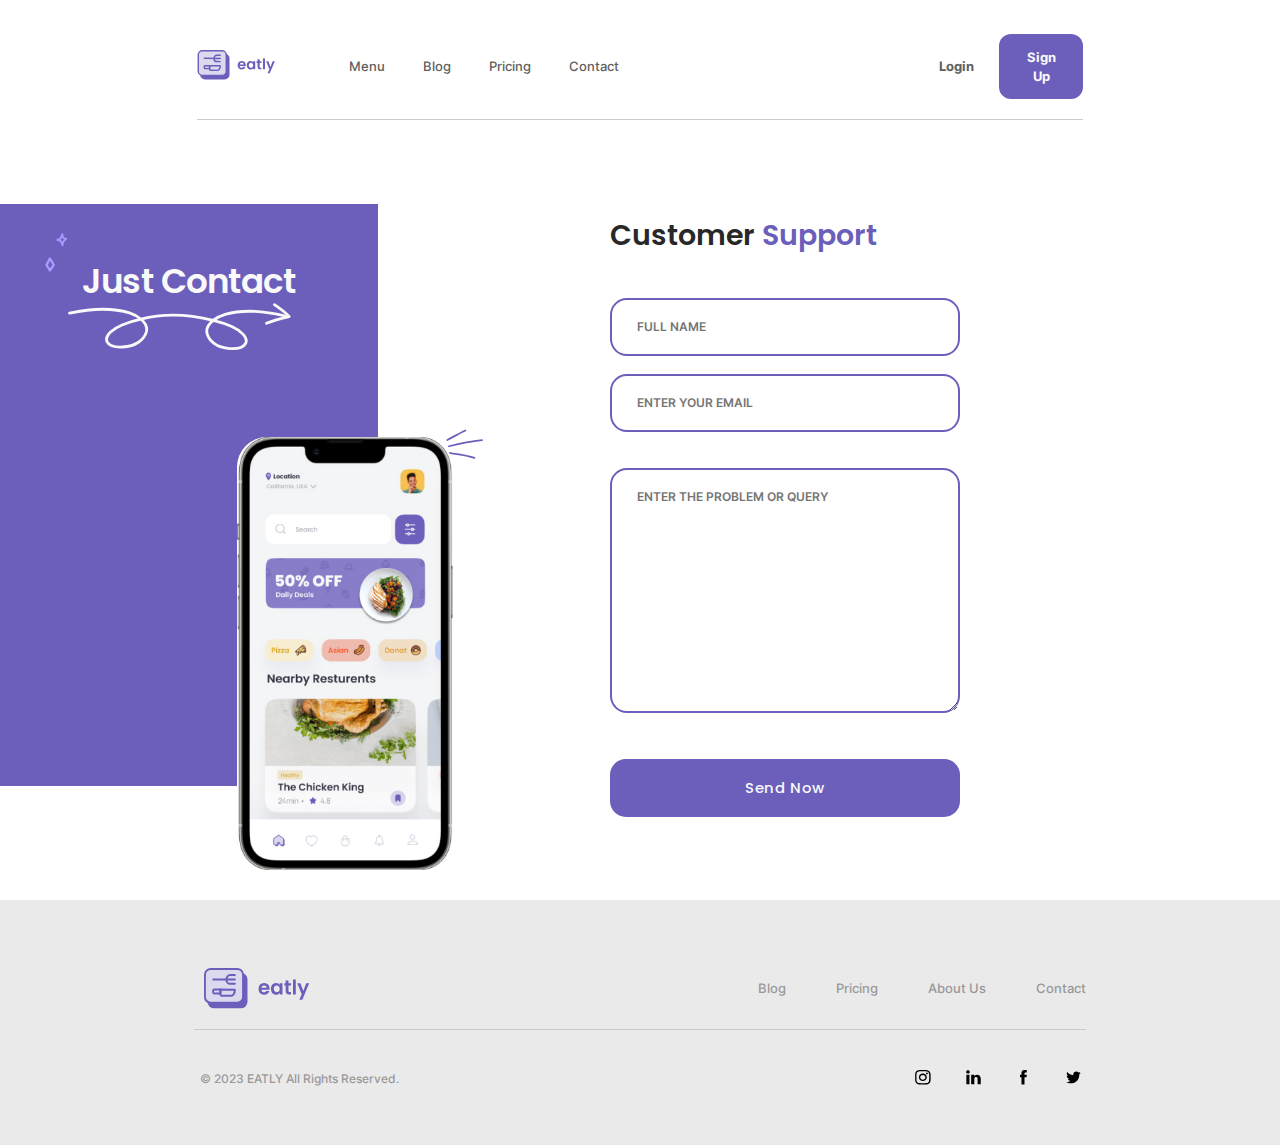
<file: contact.html>
<!DOCTYPE html>
<html lang="en">
  <head>
    <meta charset="UTF-8" />
    <meta name="viewport" content="width=device-width, initial-scale=1.0" />
    <link rel="shortcut icon" href="./img/logo/page_logo.svg" />
    <link rel="stylesheet" href="./css/index.css" />
    <title>Contact</title>
  </head>
  <body>
    <div class="wrapper">
      <header class="header">
        <div class="header__container _container">
          <div class="navigation">
            <a href="index.html" class="header_logo__link"
              ><img src="./img/header_logo.svg" alt="" class="header_logo"
            /></a>

            <nav class="header_menu menu">
              <ul class="menu__list">
                <li class="menu_item btn-transition">
                  <a class="menu_item" href="/menu.html">Menu</a>
                </li>
                <li class="menu_item btn-transition">
                  <a class="menu_item" href="/blog.html">Blog</a>
                </li>
                <li class="menu_item btn-transition">
                  <a class="menu_item" href="/pricing.html">Pricing</a>
                </li>
                <li class="menu_item btn-transition">
                  <a class="menu_item" href="/contact.html">Contact</a>
                </li>
              </ul>
              <div class="menu_login_box">
                <a href="#" class="menu_login pointer" id="open-modal-btn_2"
                  >Login</a
                >
                <button
                  id="open-modal-btn"
                  class="menu_button btn btn-border btn-transition pointer"
                >
                  Sign Up
                </button>
              </div>
            </nav>
          </div>

          <div class="burger">
            <span class="burger_span"></span>
          </div>
        </div>
      </header>

      <main class="main">
        <section class="contact">
          <div class="contact_ctn">
            <div class="contact_left">
              <h1 class="contact_left_title">Just Contact</h1>
            </div>

            <div class="contact_right">
              <h2 class="contact_right_title">
                Customer <span> Support</span>
              </h2>

              <div class="contact_right_input_ctn">
                <div class="contact_right_input">
                  <input
                    class="contact_input"
                    type="text"
                    placeholder="full name"
                  />
                </div>

                <div class="contact_right_input">
                  <input
                    class="contact_input"
                    type="email"
                    placeholder="enter your email "
                  />
                </div>

                <div class="contact_right_input">
                  <textarea
                    name=""
                    id=""
                    class="contact_input textarea"
                    placeholder="Enter The Problem Or Query"
                    cols="45"
                    rows="45"
                  ></textarea>
                </div>
              </div>

              <div class="contact_btn">
                <button type="button" class="contact_button">Send Now</button>
              </div>
            </div>
          </div>
        </section>
      </main>
    </div>

    <footer class="footer">
      <div class="footer_ctn">
        <div class="footer_upper">
          <div class="footer_head_small">
            <a href="#" class="footer_logo__link"
              ><img src="/img/header_logo.svg" alt="" class="footer_logo" />
            </a>

            <ul class="footer_icon_small">
              <li class="footer_icon_item">
                <a class="footer_icon_link" href="#"
                  ><img
                    class="footer_icon_img"
                    src="/img/footer/instagram.svg"
                    alt=""
                /></a>
              </li>
              <li class="footer_icon_item">
                <a class="footer_icon_link" href="#"
                  ><img
                    class="footer_icon_img"
                    src="/img/footer/linkedin.svg"
                    alt="linkedin"
                /></a>
              </li>
              <li class="footer_icon_item">
                <a class="footer_icon_link" href="#"
                  ><img
                    class="footer_icon_img"
                    src="/img/footer/facebook.svg"
                    alt="facebook"
                /></a>
              </li>
              <li class="footer_icon_item">
                <a class="footer_icon_link" href="#"
                  ><img
                    class="footer_icon_img"
                    src="/img/footer/twitter.svg"
                    alt="twitter"
                /></a>
              </li>
            </ul>
          </div>

          <nav class="footer_menu">
            <ul class="footer_list">
              <li class="footer_item">
                <a href="/blog.html" class="footer_item_link">Blog</a>
              </li>
              <li class="footer_item">
                <a href="/pricing.html" class="footer_item_link">Pricing</a>
              </li>
              <li class="footer_item">
                <a href="/aboutus.html" class="footer_item_link">About Us</a>
              </li>
              <li class="footer_item">
                <a href="/contact.html" class="footer_item_link">Contact</a>
              </li>
            </ul>
          </nav>
        </div>

        <div class="footer_bottom">
          <p class="footer_bottom_text">© 2023 EATLY All Rights Reserved.</p>

          <ul class="footer_icon">
            <li class="footer_icon_item">
              <a class="footer_icon_link" href="#"
                ><img
                  class="footer_icon_img"
                  src="/img/footer/instagram.svg"
                  alt=""
              /></a>
            </li>
            <li class="footer_icon_item">
              <a class="footer_icon_link" href="#"
                ><img
                  class="footer_icon_img"
                  src="/img/footer/linkedin.svg"
                  alt="linkedin"
              /></a>
            </li>
            <li class="footer_icon_item">
              <a class="footer_icon_link" href="#"
                ><img
                  class="footer_icon_img"
                  src="/img/footer/facebook.svg"
                  alt="facebook"
              /></a>
            </li>
            <li class="footer_icon_item">
              <a class="footer_icon_link" href="#"
                ><img
                  class="footer_icon_img"
                  src="/img/footer/twitter.svg"
                  alt="twitter"
              /></a>
            </li>
          </ul>
        </div>
      </div>
    </footer>

    <script src="/js/burger.js"></script>
  </body>
</html>
</file>
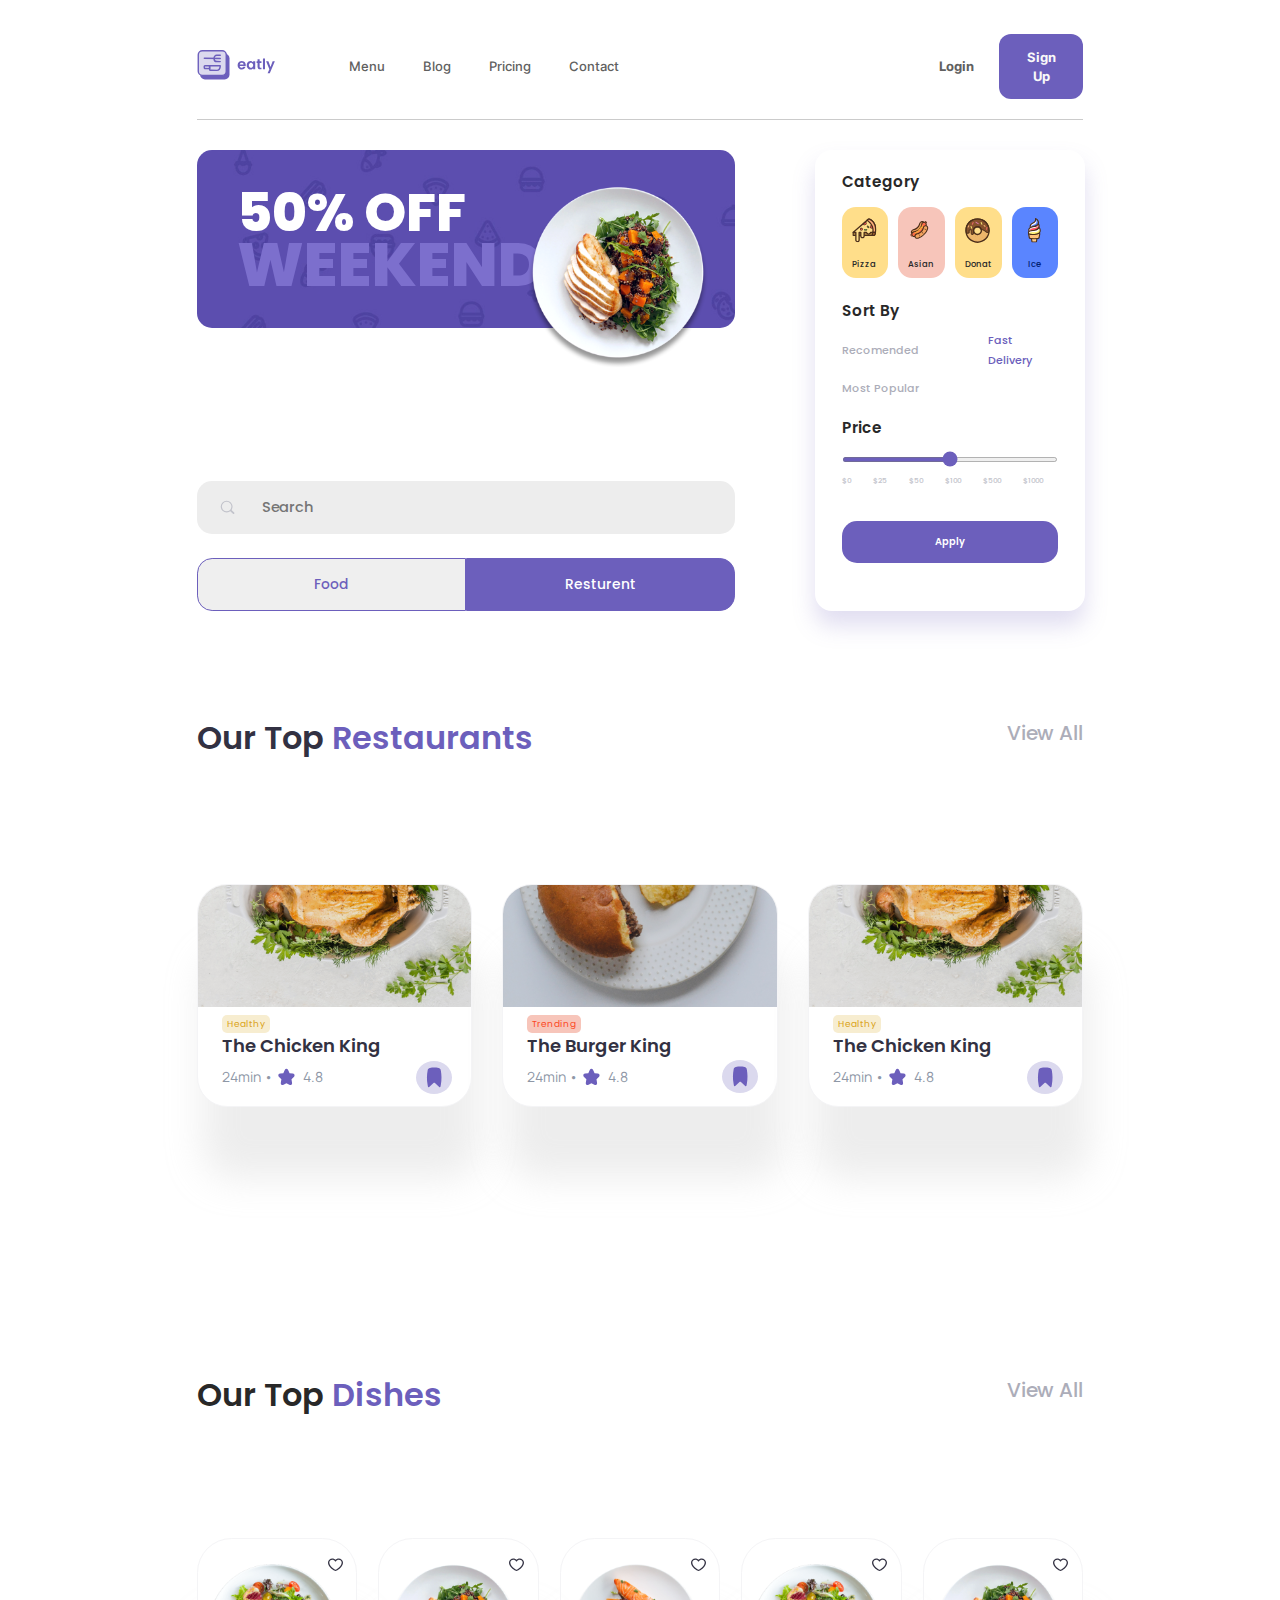
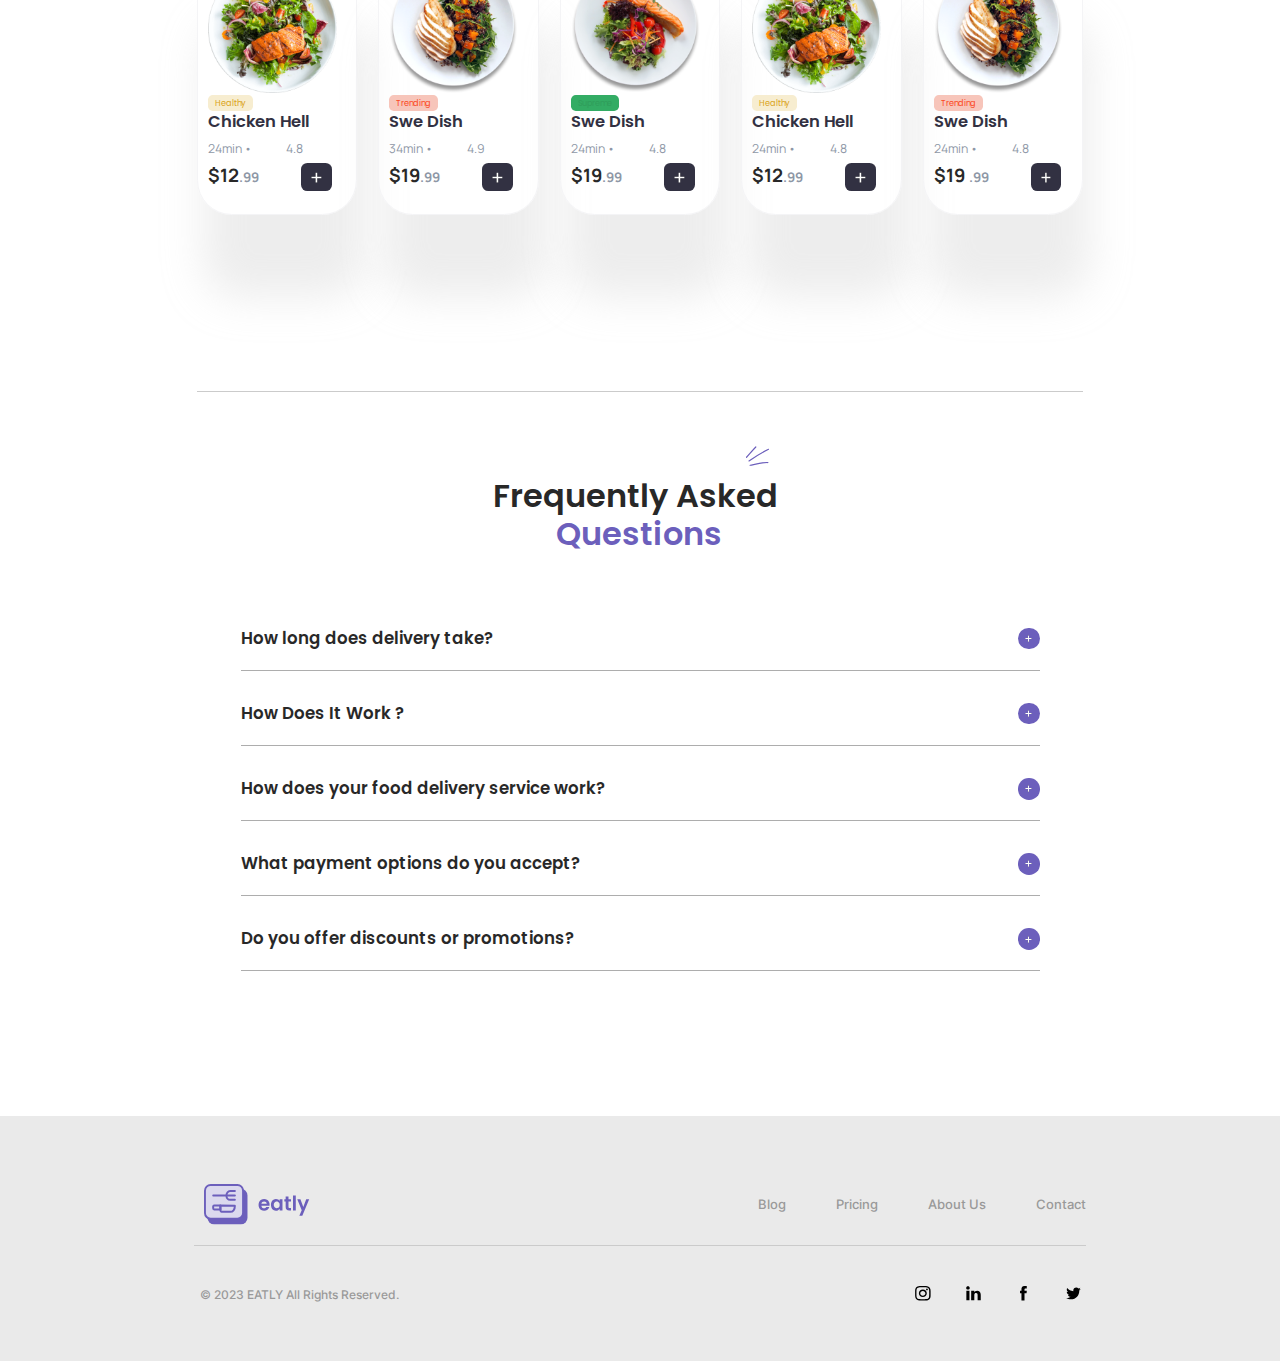
<file: menu.html>
<!DOCTYPE html>
<html lang="en">
  <head>
    <meta charset="UTF-8" />
    <meta name="viewport" content="width=device-width, initial-scale=1.0" />
    <title>Menu</title>
    <link rel="shortcut icon" href="./img/logo/page_logo.svg" />

    <link
      rel="stylesheet"
      href="https://cdn.jsdelivr.net/npm/swiper@11/swiper-bundle.min.css"
    />

    <link rel="stylesheet" href="./css/index.css" />
  </head>
  <body>
    <div class="wrapper">
      <header class="header">
        <div class="header__container _container">
          <div class="navigation">
            <a href="index.html" class="header_logo__link"
              ><img src="./img/header_logo.svg" alt="" class="header_logo"
            /></a>

            <nav class="header_menu menu">
              <ul class="menu__list">
                <li class="menu_item btn-transition">
                  <a class="menu_item" href="/menu.html">Menu</a>
                </li>
                <li class="menu_item btn-transition">
                  <a class="menu_item" href="/blog.html">Blog</a>
                </li>
                <li class="menu_item btn-transition">
                  <a class="menu_item" href="/pricing.html">Pricing</a>
                </li>
                <li class="menu_item btn-transition">
                  <a class="menu_item" href="/contact.html">Contact</a>
                </li>
              </ul>
              <div class="menu_login_box">
                <a href="#" class="menu_login pointer" id="open-modal-btn_2"
                  >Login</a
                >
                <button
                  id="open-modal-btn"
                  class="menu_button btn btn-border btn-transition pointer"
                >
                  Sign Up
                </button>
              </div>
            </nav>
          </div>

          <div class="burger">
            <span class="burger_span"></span>
          </div>
        </div>
      </header>
      <main class="main">
        <section class="banner">
          <div class="banner_container _container">
            <div class="banner_main_ctn">
              <div class="banner_title_ctn">
                <h2 class="banner_title">50% OFF</h2>
                <p class="banner_subtitle">WEEKEND</p>
              </div>

              <div class="banner_filters">
                <div class="banner_filter_content">
                  <h2 class="banner_filter_title">Category</h2>

                  <ul class="banner_list">
                    <li class="banner_item">
                      <img
                        class="banner_item_img"
                        src="/img/menu/icon/Pizza.svg"
                        alt=""
                      />
                      <p class="banner_item_title">Pizza</p>
                    </li>

                    <li class="banner_item hotdog">
                      <img
                        class="banner_item_img banner_item_img_hotdog"
                        src="/img/menu/icon/Hotdog.svg"
                        alt=""
                      />
                      <p class="banner_item_title">Asian</p>
                    </li>

                    <li class="banner_item doughnut">
                      <img
                        class="banner_item_img banner_item_img_doughnut"
                        src="/img/menu/icon/Doughnut.svg"
                        alt=""
                      />
                      <p class="banner_item_title">Donat</p>
                    </li>

                    <li class="banner_item icecream">
                      <img
                        class="banner_item_img banner_item_img_icecream"
                        src="/img/menu/icon/Icecream.svg"
                        alt=""
                      />
                      <p class="banner_item_title icecream_title">Ice</p>
                    </li>
                  </ul>

                  <div class="banner_filter_sort">
                    <h3 class="banner_filter_title banner_filter_sort_title">
                      Sort By
                    </h3>

                    <div class="banner_filter_sort_text">
                      <div class="banner_filter__text">
                        <p class="banner_filter_text">Recomended</p>
                        <p
                          class="banner_filter_text banner_filter_text_delevery"
                        >
                          Fast Delivery
                        </p>
                      </div>
                      <p class="banner_filter_text">Most Popular</p>
                    </div>

                    <div class="banner_filter_price">
                      <h4 class="banner_filter_title banner_filter_price_title">
                        Price
                      </h4>
                      <div class="banner_filter_price_inp">
                        <input type="range" class="banner_filter_price_input" />

                        <div class="banner_filter_price_number">
                          <span class="banner_filter_price_num">$0</span>
                          <span class="banner_filter_price_num">$25</span>
                          <span class="banner_filter_price_num">$50</span>
                          <span class="banner_filter_price_num">$100</span>
                          <span class="banner_filter_price_num">$500</span>
                          <span class="banner_filter_price_num">$1000</span>
                        </div>
                      </div>
                    </div>

                    <button class="banner_filter_button">Apply</button>
                  </div>
                </div>
              </div>

              <div class="banner_search">
                <div class="banner_search_inp">
                  <input
                    type="text"
                    class="banner_search_input"
                    placeholder="Search"
                  />
                </div>

                <div class="banner_button_btn">
                  <button class="banner_button banner_button_food">Food</button>
                  <button class="banner_button banner_button_resturent">
                    Resturent
                  </button>
                </div>
              </div>
            </div>

            <div class="banner_filter hidden">
              <div class="banner_filter_content">
                <h2 class="banner_filter_title">Category</h2>

                <ul class="banner_list">
                  <li class="banner_item">
                    <img
                      class="banner_item_img"
                      src="/img/menu/icon/Pizza.svg"
                      alt=""
                    />
                    <p class="banner_item_title">Pizza</p>
                  </li>

                  <li class="banner_item hotdog">
                    <img
                      class="banner_item_img banner_item_img_hotdog"
                      src="/img/menu/icon/Hotdog.svg"
                      alt=""
                    />
                    <p class="banner_item_title">Asian</p>
                  </li>

                  <li class="banner_item doughnut">
                    <img
                      class="banner_item_img banner_item_img_doughnut"
                      src="/img/menu/icon/Doughnut.svg"
                      alt=""
                    />
                    <p class="banner_item_title">Donat</p>
                  </li>

                  <li class="banner_item icecream">
                    <img
                      class="banner_item_img banner_item_img_icecream"
                      src="/img/menu/icon/Icecream.svg"
                      alt=""
                    />
                    <p class="banner_item_title icecream_title">Ice</p>
                  </li>
                </ul>

                <div class="banner_filter_sort">
                  <h3 class="banner_filter_title banner_filter_sort_title">
                    Sort By
                  </h3>

                  <div class="banner_filter_sort_text">
                    <div class="banner_filter__text">
                      <p class="banner_filter_text">Recomended</p>
                      <p class="banner_filter_text banner_filter_text_delevery">
                        Fast Delivery
                      </p>
                    </div>
                    <p class="banner_filter_text">Most Popular</p>
                  </div>

                  <div class="banner_filter_price">
                    <h4 class="banner_filter_title banner_filter_price_title">
                      Price
                    </h4>
                    <div class="banner_filter_price_inp">
                      <input type="range" class="banner_filter_price_input" />

                      <div class="banner_filter_price_number">
                        <span class="banner_filter_price_num">$0</span>
                        <span class="banner_filter_price_num">$25</span>
                        <span class="banner_filter_price_num">$50</span>
                        <span class="banner_filter_price_num">$100</span>
                        <span class="banner_filter_price_num">$500</span>
                        <span class="banner_filter_price_num">$1000</span>
                      </div>
                    </div>
                  </div>

                  <button class="banner_filter_button">Apply</button>
                </div>
              </div>
            </div>
          </div>
        </section>

        <section class="restaurant">
          <div class="restaurant_container _container">
            <div class="menu_title_ctns">
              <h2 class="restaurant_title menu_title_left">
                Our Top <span>Restaurants</span>
              </h2>

              <div class="food_result menu_menu_food_result">
                <a href="#" class="food_result_link">View All</a>
              </div>
            </div>

            <ul class="restaurant_list">
              <li class="restaurant_item">
                <div class="restaurant_img">
                  <img
                    class="restaurant_img_img"
                    src="./img/restartnt/01.jpg"
                    alt="The Chicken King"
                  />
                </div>

                <div class="restaurant_info">
                  <span class="restaurant_info_tag tag-yellow">Healthy</span>

                  <h3 class="restaurant_name">The Chicken King</h3>

                  <div class="restaurant_button">
                    <div class="restaurant_min">24min •</div>

                    <div class="restaurant_rating restaurant_min">4.8</div>

                    <button class="restaurant_button_icon">
                      <img src="./img/restartnt/bookmark.svg" alt="" />
                    </button>
                  </div>
                </div>
              </li>

              <li class="restaurant_item">
                <div class="restaurant_img">
                  <img
                    class="restaurant_img_img"
                    src="./img/restartnt/02.png"
                    alt="The Chicken King"
                  />
                </div>

                <div class="restaurant_info">
                  <span class="restaurant_info_tag tag-red">Trending</span>

                  <h3 class="restaurant_name">The Burger King</h3>

                  <div class="restaurant_button">
                    <div class="restaurant_min">24min •</div>

                    <div class="restaurant_rating restaurant_min">4.8</div>

                    <button class="restaurant_button_icon">
                      <img src="./img/restartnt/bookmark.svg" alt="" />
                    </button>
                  </div>
                </div>
              </li>

              <li class="restaurant_item">
                <div class="restaurant_img">
                  <img
                    class="restaurant_img_img"
                    src="./img/restartnt/01.jpg"
                    alt="The Chicken King"
                  />
                </div>

                <div class="restaurant_info">
                  <span class="restaurant_info_tag tag-yellow">Healthy</span>

                  <h3 class="restaurant_name">The Chicken King</h3>

                  <div class="restaurant_button">
                    <div class="restaurant_min">24min •</div>

                    <div class="restaurant_rating restaurant_min">4.8</div>

                    <button class="restaurant_button_icon">
                      <img src="./img/restartnt/bookmark.svg" alt="" />
                    </button>
                  </div>
                </div>
              </li>
            </ul>
            <div class="food_result menu_food_result">
              <a href="#" class="food_result_link">View All</a>
            </div>
          </div>
        </section>

        <section class="food">
          <div class="food_ctn">
            <div class="menu_title_ctns">
              <h2 class="food_title menu_title_left">
                Our Top <span>Dishes</span>
              </h2>
              <div class="food_result menu_menu_food_result">
                <a href="#" class="food_result_link">View All</a>
              </div>
            </div>

            <ul class="food_list">
              <li class="food_item">
                <div class="food_img">
                  <img class="food_img_img" src="/img/food/01.png" alt="" />
                </div>

                <div class="food_text">
                  <span class="food_tag tag-yellow"> Healthy</span>
                  <h3 class="food_name">Chicken Hell</h3>

                  <div class="food_button">
                    <div class="food_min">24min •</div>

                    <div class="food_rating">4.8</div>
                  </div>

                  <div class="food_bottom">
                    <div class="food_cost">$12<span>.99</span></div>

                    <button class="food_botton">
                      <img
                        class="food_botton_img"
                        src="./img/food/+.svg"
                        alt=""
                      />
                    </button>
                  </div>
                </div>
              </li>

              <li class="food_item">
                <div class="food_img">
                  <img class="food_img_img" src="/img/food/02.png" alt="" />
                </div>

                <div class="food_text">
                  <span class="food_tag tag-red"> Trending</span>
                  <h3 class="food_name">Swe Dish</h3>

                  <div class="food_button">
                    <div class="food_min">34min •</div>

                    <div class="food_rating">4.9</div>
                  </div>

                  <div class="food_bottom">
                    <div class="food_cost">$19<span>.99</span></div>

                    <button class="food_botton">
                      <img
                        class="food_botton_img"
                        src="./img/food/+.svg"
                        alt=""
                      />
                    </button>
                  </div>
                </div>
              </li>

              <li class="food_item">
                <div class="food_img">
                  <img class="food_img_img" src="/img/food/03.png" alt="" />
                </div>

                <div class="food_text">
                  <span class="food_tag tag-green"> Supreme</span>
                  <h3 class="food_name">Swe Dish</h3>

                  <div class="food_button">
                    <div class="food_min">24min •</div>

                    <div class="food_rating">4.8</div>
                  </div>

                  <div class="food_bottom">
                    <div class="food_cost">$19<span>.99</span></div>

                    <button class="food_botton">
                      <img
                        class="food_botton_img"
                        src="./img/food/+.svg"
                        alt=""
                      />
                    </button>
                  </div>
                </div>
              </li>

              <li class="food_item">
                <div class="food_img">
                  <img class="food_img_img" src="/img/food/01.png" alt="" />
                </div>

                <div class="food_text">
                  <span class="food_tag tag-yellow"> Healthy</span>
                  <h3 class="food_name">Chicken Hell</h3>

                  <div class="food_button">
                    <div class="food_min">24min •</div>

                    <div class="food_rating">4.8</div>
                  </div>

                  <div class="food_bottom">
                    <div class="food_cost">$12<span>.99</span></div>

                    <button class="food_botton">
                      <img
                        class="food_botton_img"
                        src="./img/food/+.svg"
                        alt=""
                      />
                    </button>
                  </div>
                </div>
              </li>

              <li class="food_item">
                <div class="food_img">
                  <img class="food_img_img" src="/img/food/02.png" alt="" />
                </div>

                <div class="food_text">
                  <span class="food_tag tag-red"> Trending</span>
                  <h3 class="food_name">Swe Dish</h3>

                  <div class="food_button">
                    <div class="food_min">24min •</div>

                    <div class="food_rating">4.8</div>
                  </div>

                  <div class="food_bottom">
                    <div class="food_cost">$19 <span>.99</span></div>

                    <button class="food_botton">
                      <img
                        class="food_botton_img"
                        src="./img/food/+.svg"
                        alt=""
                      />
                    </button>
                  </div>
                </div>
              </li>
            </ul>
            <div class="food_result menu_food_result">
              <a href="#" class="food_result_link">View All</a>
            </div>
          </div>
        </section>

        <section class="faq">
          <div class="faq_ctn">
            <h1 class="faq_title">
              Frequently Asked
              <span> Questions</span>
            </h1>
            <div class="faq_details_list">
              <div class="faq_details_ctn">
                <div class="faq_details">
                  <h3 class="faq_details_title">
                    How long does delivery take?
                  </h3>
                  <button class="faq_details_img">
                    <img
                      class="faq_details_img_plus"
                      src="/img/food/+.svg"
                      alt=""
                    />
                  </button>
                </div>
                <div class="faq_details_text_body">
                  <div class="faq_details_text">
                    You Can Get Information By Contacting Our Support Team Have
                    24/7 Service. What’s The Difference Between Free And Paid
                    Plan ?
                  </div>
                </div>
              </div>

              <div class="faq_details_ctn">
                <div class="faq_details">
                  <h3 class="faq_details_title">How Does It Work ?</h3>
                  <button class="faq_details_img">
                    <img
                      class="faq_details_img_plus"
                      src="/img/food/+.svg"
                      alt=""
                    />
                  </button>
                </div>
                <div class="faq_details_text_body">
                  <div class="faq_details_text">
                    You Can Get Information By Contacting Our Support Team Have
                    24/7 Service. What’s The Difference Between Free And Paid
                    Plan ?
                  </div>
                </div>
              </div>

              <div class="faq_details_ctn">
                <div class="faq_details">
                  <h3 class="faq_details_title">
                    How does your food delivery service work?
                  </h3>
                  <button class="faq_details_img">
                    <img
                      class="faq_details_img_plus"
                      src="/img/food/+.svg"
                      alt=""
                    />
                  </button>
                </div>
                <div class="faq_details_text_body">
                  <div class="faq_details_text">
                    You Can Get Information By Contacting Our Support Team Have
                    24/7 Service. What’s The Difference Between Free And Paid
                    Plan ?
                  </div>
                </div>
              </div>

              <div class="faq_details_ctn">
                <div class="faq_details">
                  <h3 class="faq_details_title">
                    What payment options do you accept?
                  </h3>
                  <button class="faq_details_img">
                    <img
                      class="faq_details_img_plus"
                      src="/img/food/+.svg"
                      alt=""
                    />
                  </button>
                </div>
                <div class="faq_details_text_body">
                  <div class="faq_details_text">
                    You Can Get Information By Contacting Our Support Team Have
                    24/7 Service. What’s The Difference Between Free And Paid
                    Plan ?
                  </div>
                </div>
              </div>

              <div class="faq_details_ctn">
                <div class="faq_details">
                  <h3 class="faq_details_title">
                    Do you offer discounts or promotions?
                  </h3>
                  <button class="faq_details_img">
                    <img
                      class="faq_details_img_plus"
                      src="/img/food/+.svg"
                      alt=""
                    />
                  </button>
                </div>
                <div class="faq_details_text_body">
                  <div class="faq_details_text">
                    You Can Get Information By Contacting Our Support Team Have
                    24/7 Service. What’s The Difference Between Free And Paid
                    Plan ?
                  </div>
                </div>
              </div>
            </div>
          </div>
        </section>
      </main>
    </div>

    <footer class="footer">
      <div class="footer_ctn">
        <div class="footer_upper">
          <div class="footer_head_small">
            <a href="#" class="footer_logo__link"
              ><img src="/img/header_logo.svg" alt="" class="footer_logo" />
            </a>

            <ul class="footer_icon_small">
              <li class="footer_icon_item">
                <a class="footer_icon_link" href="#"
                  ><img
                    class="footer_icon_img"
                    src="/img/footer/instagram.svg"
                    alt=""
                /></a>
              </li>
              <li class="footer_icon_item">
                <a class="footer_icon_link" href="#"
                  ><img
                    class="footer_icon_img"
                    src="/img/footer/linkedin.svg"
                    alt="linkedin"
                /></a>
              </li>
              <li class="footer_icon_item">
                <a class="footer_icon_link" href="#"
                  ><img
                    class="footer_icon_img"
                    src="/img/footer/facebook.svg"
                    alt="facebook"
                /></a>
              </li>
              <li class="footer_icon_item">
                <a class="footer_icon_link" href="#"
                  ><img
                    class="footer_icon_img"
                    src="/img/footer/twitter.svg"
                    alt="twitter"
                /></a>
              </li>
            </ul>
          </div>

          <nav class="footer_menu">
            <ul class="footer_list">
              <li class="footer_item">
                <a href="/blog.html" class="footer_item_link">Blog</a>
              </li>
              <li class="footer_item">
                <a href="/pricing.html" class="footer_item_link">Pricing</a>
              </li>
              <li class="footer_item">
                <a href="/aboutus.html" class="footer_item_link">About Us</a>
              </li>
              <li class="footer_item">
                <a href="/contact.html" class="footer_item_link">Contact</a>
              </li>
            </ul>
          </nav>
        </div>

        <div class="footer_bottom">
          <p class="footer_bottom_text">© 2023 EATLY All Rights Reserved.</p>

          <ul class="footer_icon">
            <li class="footer_icon_item">
              <a class="footer_icon_link" href="#"
                ><img
                  class="footer_icon_img"
                  src="/img/footer/instagram.svg"
                  alt=""
              /></a>
            </li>
            <li class="footer_icon_item">
              <a class="footer_icon_link" href="#"
                ><img
                  class="footer_icon_img"
                  src="/img/footer/linkedin.svg"
                  alt="linkedin"
              /></a>
            </li>
            <li class="footer_icon_item">
              <a class="footer_icon_link" href="#"
                ><img
                  class="footer_icon_img"
                  src="/img/footer/facebook.svg"
                  alt="facebook"
              /></a>
            </li>
            <li class="footer_icon_item">
              <a class="footer_icon_link" href="#"
                ><img
                  class="footer_icon_img"
                  src="/img/footer/twitter.svg"
                  alt="twitter"
              /></a>
            </li>
          </ul>
        </div>
      </div>
    </footer>
    <script src="https://cdn.jsdelivr.net/npm/swiper@11/swiper-bundle.min.js"></script>

    <script src="/js/swiper.js"></script>
    <script src="/js/menu.js"></script>
    <script src="/js/burger.js"></script>
  </body>
</html>
</file>
<file: css/index.css>
@import url(/fonts/font.css);

@import url(./index/header.css);
@import url(./index/hero.css);
@import url(./index/features.css);
@import url(./index/download.css);
@import url(./index/restaurant.css);
@import url(./index/food.css);
@import url(./index/control.css);
@import url(./index/subscribe.css);
@import url(./index/footer.css);
@import url(./index/reviews.css);
@import url(./index/modal.css);

@import url(./menu/banner.css);
@import url(./menu/faq.css);

@import url(./pricing/pricing.css);
@import url(./pricing/pricing_card.css);
@import url(./contact/contacr.css);

@import url(./blog/blog.css);

/* ---------- ----------HTML Setting---------- ---------- */
*,
*::before,
*::after {
  margin: 0;
  padding: 0;
  border: none;
  box-sizing: border-box;
}

a {
  text-decoration: none;
}
ul,
ol,
li {
  list-style: none;
}
h1,
h2,
h3,
h4,
h5,
h6 {
  font-weight: inherit;
  font-size: inherit;
}

html,
body {
  height: 100%;
  background-color: #fff;
}
body {
  line-height: 1;
  color: #282828;
}
.wrapper {
  min-height: 100%;
  overflow: hidden;
  display: flex;
  flex-direction: column;
}

/* ---------- ----------container---------- ---------- */

[class*="_container"] {
  margin: 0 auto;
}

@media (min-width: 375px) {
  [class*="_container"] {
    width: 315px;
  }
}

@media (min-width: 1024px) {
  [class*="_container"] {
    width: 886px;
  }
}

@media (min-width: 1440px) {
  [class*="_container"] {
    width: 1280px;
  }
}

.btn-border {
  border: 1px solid transparent;
}

.btn-transition {
  transition: all 0.3s ease-in-out;
}

.pointer {
  cursor: pointer;
}

.btn:hover {
  color: #6c5fbc;
  border: 1px solid #6c5fbc;
  cursor: pointer;

  background-color: #ffffff;
}

.color:hover {
  cursor: pointer;
  color: #6c5fbc;
}

.center {
  text-align: center;
}
</file>
